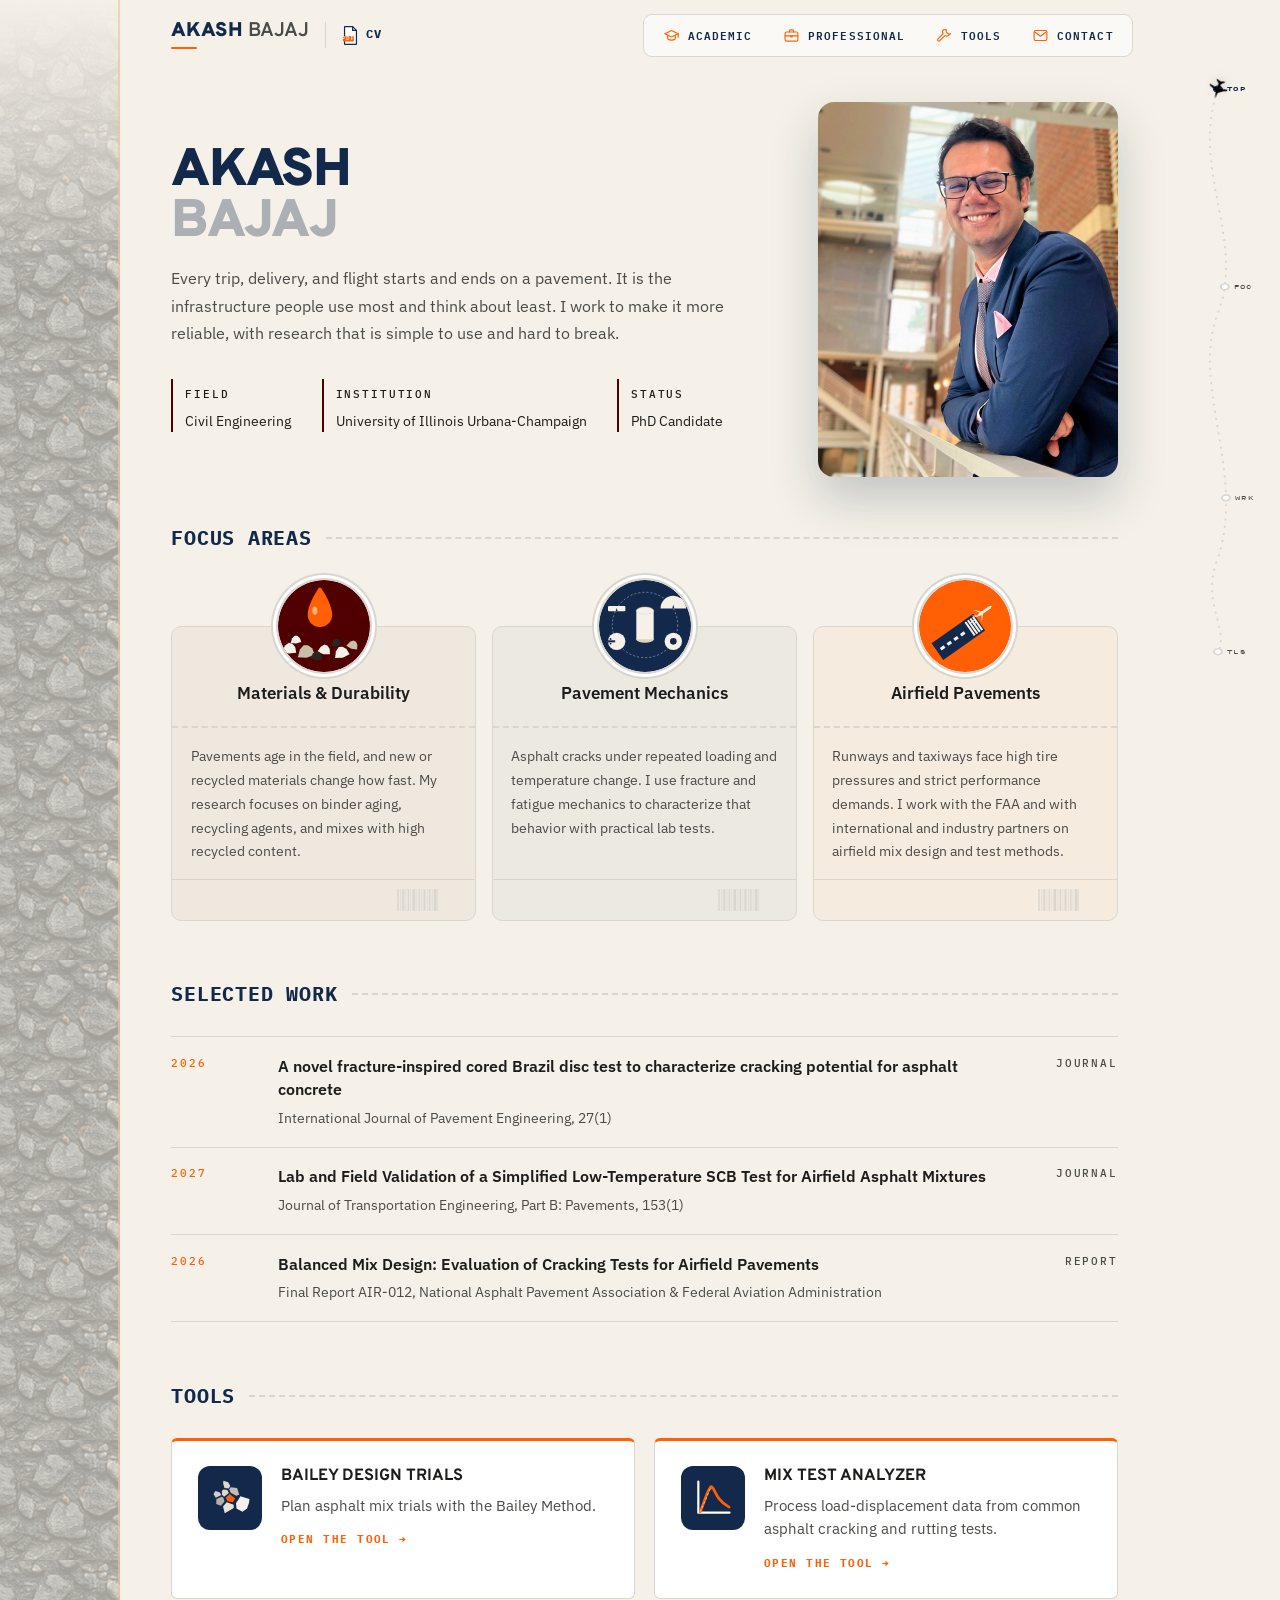
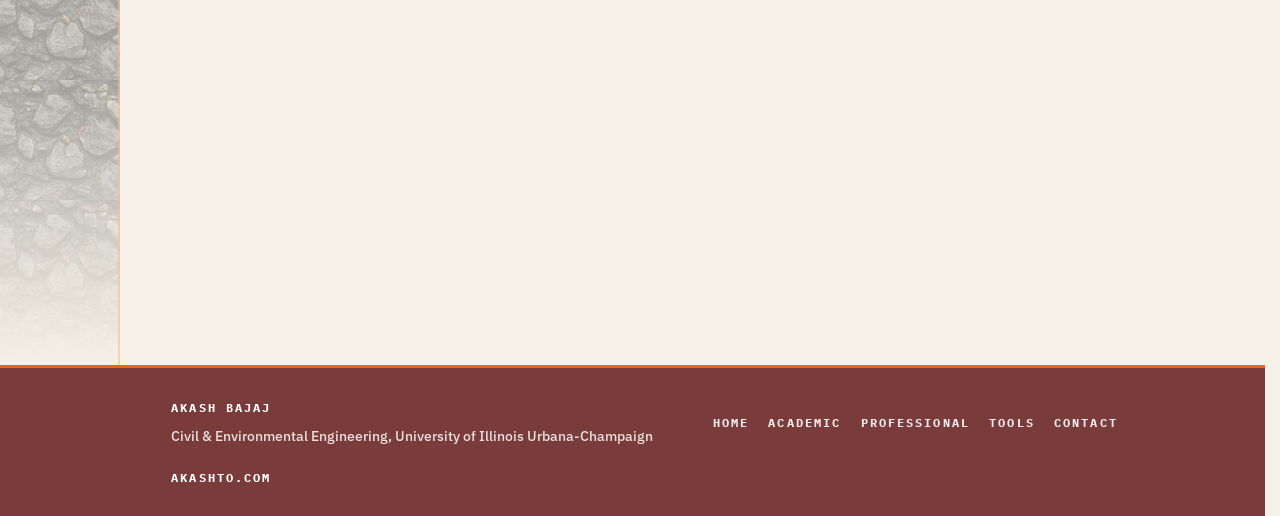
<file: index.html>
<!DOCTYPE html>
<html lang="en">
<head>
<meta charset="utf-8">
<meta name="viewport" content="width=device-width, initial-scale=1">
<title>Akash Bajaj - PhD Candidate | Pavement &amp; Airfield Engineering</title>
<meta name="description" content="Akash Bajaj is a civil engineering researcher working on asphalt materials, pavement mechanics, and airfield pavements, with experience in research, design, and consulting.">
<meta name="author" content="Akash Bajaj">
<link rel="canonical" href="https://akashto.com/">

<meta property="og:type" content="website">
<meta property="og:url" content="https://akashto.com/">
<meta property="og:site_name" content="Akash Bajaj">
<meta property="og:title" content="Akash Bajaj - PhD Candidate | Pavement &amp; Airfield Engineering">
<meta property="og:description" content="Akash Bajaj is a civil engineering researcher working on asphalt materials, pavement mechanics, and airfield pavements, with experience in research, design, and consulting.">
<meta property="og:image" content="https://raw.githubusercontent.com/100akash/100akash.github.io/main/images/social-preview.jpg">
<meta property="og:image:width" content="1200">
<meta property="og:image:height" content="630">

<meta name="twitter:card" content="summary_large_image">
<meta name="twitter:title" content="Akash Bajaj - PhD Candidate | Pavement &amp; Airfield Engineering">
<meta name="twitter:description" content="Akash Bajaj is a civil engineering researcher working on asphalt materials, pavement mechanics, and airfield pavements, with experience in research, design, and consulting.">
<meta name="twitter:image" content="https://raw.githubusercontent.com/100akash/100akash.github.io/main/images/social-preview.jpg">
<link rel="icon" type="image/svg+xml" href="data:image/svg+xml,%3Csvg xmlns='http://www.w3.org/2000/svg' viewBox='0 0 32 32'%3E%3Crect width='32' height='32' rx='6' fill='%2313294B'/%3E%3Cpath d='M4 27 L13 5 L19 5 L28 27 Z' fill='%232B2B29'/%3E%3Cline x1='16' y1='8.5' x2='16' y2='23.5' stroke='%23FF5F05' stroke-width='2.2' stroke-linecap='round' stroke-dasharray='3.4 3.4'/%3E%3C/svg%3E">
<link rel="preconnect" href="https://fonts.googleapis.com">
<link rel="preconnect" href="https://fonts.gstatic.com" crossorigin>
<link href="https://fonts.googleapis.com/css2?family=IBM+Plex+Mono:wght@400;500;600;700&family=IBM+Plex+Sans:wght@400;500;600&family=Overpass:wght@600;800;900&display=swap" rel="stylesheet">
<style>
:root{
  --primary:#13294B;      --primary-hi:#0C1B33;
  --secondary:#500000;    --secondary-hi:#6B1414;   --secondary-light:#7A3B3B;
  --accent:#FF5F05;
  --ink:#1C1C1A; --muted:#4A4A47; --line:#D8D6CE; --bg:#F5F1E8; --card:#FFFFFF;
  --display:"Overpass",system-ui,sans-serif; --body:"IBM Plex Sans",system-ui,sans-serif;
  --mono:"IBM Plex Mono",ui-monospace,monospace;
  --wrap:1080px; --gutter:clamp(1.2rem,4vw,3.2rem); --nav-h:72px; --rail-w:96px; --left-w:120px; --footer-h:0px;
}
*,*::before,*::after{box-sizing:border-box}
html{scroll-behavior:smooth;scrollbar-gutter:stable}
body{margin:0;min-height:100vh;display:flex;flex-direction:column;background:var(--bg);color:var(--ink);font-family:var(--body);line-height:1.65;-webkit-font-smoothing:antialiased;overflow-x:hidden}
a{color:inherit}:focus-visible{outline:2px solid var(--accent);outline-offset:3px}
.wrap{max-width:var(--wrap);margin:0 auto;padding-inline:var(--gutter)}
@media (min-width:960px){ body{padding-right:var(--rail-w);padding-left:var(--left-w)} }

h1,h2,h3{font-family:var(--display);margin:0;text-transform:uppercase}
h1{font-weight:900;letter-spacing:-.03em;line-height:.95;font-size:clamp(2.1rem,4.6vw,3.3rem)}
h2{font-weight:900;letter-spacing:-.02em;line-height:1;font-size:clamp(1.5rem,2.7vw,2rem)}
h3{font-weight:700;font-size:1.02rem;line-height:1.3}
p{margin:0 0 1rem}p:last-child{margin-bottom:0}
.mono{font-family:var(--mono);font-size:.68rem;font-weight:500;letter-spacing:.17em;text-transform:uppercase}
.ph{color:var(--muted);background:rgba(255,95,5,.07);box-shadow:inset 0 -1px 0 rgba(255,95,5,.32);padding:0 .18em}
.plane-svg{display:block}

/* nav */
.nav{position:fixed;inset:0 var(--rail-w) auto var(--left-w);height:var(--nav-h);z-index:60;display:flex;align-items:center;
  background:rgba(245,241,232,.92);backdrop-filter:blur(8px);border-bottom:1px solid transparent;transition:border-color .25s}
@media (max-width:959px){.nav{left:0;right:0}}
.nav.is-stuck{border-bottom-color:var(--line)}
.nav .wrap{display:flex;align-items:center;justify-content:space-between;width:100%}
.mark{text-decoration:none;color:var(--primary);display:inline-flex;flex-direction:column;gap:.28rem}
.mark b{font-family:var(--display);font-weight:900;font-size:1.24rem;letter-spacing:.005em;text-transform:uppercase;line-height:1}
.mark::after{content:"";height:2px;width:26px;background:var(--accent);border-radius:2px;transition:width .25s ease}
.mark:hover::after{width:100%}
.mark b em{font-style:normal;font-weight:600;color:var(--muted)}

/* subpages: one slim bar, icon + label, current page in navy */
.links{display:flex;gap:0;border:1px solid var(--line);border-radius:9px;background:rgba(255,255,255,.6);padding:3px}
.links a{display:inline-flex;align-items:center;gap:.5rem;font-family:var(--mono);font-size:.7rem;font-weight:600;letter-spacing:.1em;text-transform:uppercase;text-decoration:none;
  color:var(--primary);padding:.5rem .95rem;border-radius:6px;transition:background .2s ease,color .2s ease}
.links a svg{width:17px;height:17px;flex:none;color:var(--accent);transition:color .2s ease}
.links a:hover{background:rgba(19,41,75,.07)}
.links a.is-active{background:var(--primary);color:#fff}
.links a.is-active svg{color:#fff}
.burger{display:none;background:none;border:1px solid var(--line);padding:.45rem .65rem;font-family:var(--mono);font-size:.65rem;letter-spacing:.15em;text-transform:uppercase;cursor:pointer;color:var(--ink)}

/* ---------- left sidebar: translucent asphalt photo ---------- */
.leftbar{position:absolute;top:0;left:calc(-1 * var(--left-w));bottom:0;width:var(--left-w);display:none;overflow:hidden;pointer-events:none;opacity:.34;
  background-image:url('images/texture.jpg');background-repeat:repeat-y;background-size:100% auto;background-position:top center}
@media (min-width:960px){.leftbar{display:block}}
.leftbar::before{content:"";position:absolute;inset:0;z-index:1;
  background:linear-gradient(180deg,var(--bg) 0%,rgba(245,241,232,0) 14%,rgba(245,241,232,0) 86%,var(--bg) 100%)}
.leftbar::after{content:"";position:absolute;top:0;right:0;bottom:0;width:2px;background:var(--accent);opacity:.6;z-index:2}

/* ---------- route map rail ---------- */
.rail{position:fixed;top:calc(var(--nav-h) + 10px);right:14px;bottom:calc(var(--footer-h) + 10vh);width:var(--rail-w);z-index:55;display:none}
@media (min-width:960px){.rail{display:block}}
.rail svg{width:100%;height:100%;overflow:visible}
.route-bg{fill:none;stroke:var(--line);stroke-width:2;stroke-dasharray:1 9;stroke-linecap:round}
.route-fg{fill:none;stroke:var(--accent);stroke-width:2;stroke-linecap:round;stroke-dasharray:1000;stroke-dashoffset:1000;transition:stroke-dashoffset .08s linear}
.node-dot{fill:var(--card);stroke:var(--line);stroke-width:2;transition:all .25s ease}
.node-dot.is-past{fill:var(--primary);stroke:var(--primary)}
.node-code{font-family:var(--mono);font-size:9px;letter-spacing:.06em;fill:var(--muted);transition:fill .25s ease}
.node-code.is-past{fill:var(--primary);font-weight:600}
.node-hit{cursor:pointer}
.node-hit:hover .node-dot{stroke:var(--accent);r:5.5}
.node-hit:hover .node-code{fill:var(--accent)}
.rail__plane{position:absolute;left:0;top:0;width:22px;height:22px;
  transition:left .08s linear, top .08s linear, transform .12s linear;
  filter:drop-shadow(0 2px 4px rgba(0,0,0,.16))}
.rail__plane path{fill:var(--primary)}

.topbar{position:fixed;top:var(--nav-h);left:0;right:0;height:3px;z-index:59;background:var(--line);display:block}
@media (min-width:960px){.topbar{display:none}}
.topbar__fill{height:100%;width:0%;background:var(--accent);transition:width .08s linear}

/* ---------- hero ---------- */
.hero{padding-top:calc(var(--nav-h) + 1.9rem);padding-bottom:clamp(1.8rem,4vw,2.8rem)}
.hero .wrap{width:100%}
.hero__grid{display:grid;grid-template-columns:1fr 300px;gap:clamp(1.6rem,4vw,3rem);align-items:center}
.hero h1{color:var(--primary);max-width:15ch}
.hero h1 em{font-style:normal;color:rgba(19,41,75,.32)}
.hero h1 .line{display:block;overflow:hidden}
.hero h1 .line>span{display:block;animation:rise .9s cubic-bezier(.16,.8,.24,1) both}
.hero h1 .line:nth-child(2)>span{animation-delay:.09s}
@keyframes rise{from{transform:translateY(105%)}to{transform:translateY(0)}}
.lede{margin-top:1.1rem;max-width:60ch;color:var(--muted);font-size:1.03rem;animation:fade .9s ease .4s both}
@keyframes fade{from{opacity:0;transform:translateY(12px)}to{opacity:1;transform:none}}
.cta{display:flex;flex-wrap:wrap;gap:.7rem;margin-top:1.6rem;animation:fade .9s ease .55s both}
.hero__strip{margin-top:2rem;display:flex;gap:1.9rem;flex-wrap:wrap;animation:fade .9s ease .68s both}
.hero__strip div{border-left:2px solid var(--secondary);padding-left:.75rem}
.hero__strip p{margin:.2rem 0 0;font-size:.9rem;color:var(--ink)}

/* ---------- photo frame (reusable, drop an <img> in to replace) ---------- */
.frame{position:relative;border:2px dashed var(--line);border-radius:10px;background:var(--card);
  display:flex;flex-direction:column;align-items:center;justify-content:center;gap:.5rem;color:var(--muted);
  text-align:center;padding:1rem;overflow:hidden;transition:box-shadow .3s ease,transform .3s ease}
.frame svg{width:24px;height:24px;opacity:.5}
.frame span{font-family:var(--mono);font-size:.6rem;letter-spacing:.12em;text-transform:uppercase}
.frame img{position:absolute;inset:0;width:100%;height:100%;object-fit:cover;display:none}
.frame.has-photo{border:none;border-radius:16px;padding:0;box-shadow:0 22px 48px rgba(19,41,75,.22)}
.frame.has-photo img{display:block}
.frame.has-photo svg,.frame.has-photo span{display:none}
.frame.has-photo:hover{transform:translateY(-4px);box-shadow:0 28px 58px rgba(19,41,75,.28)}
.hero__photo{width:100%;max-width:300px;aspect-ratio:4/5;justify-self:center;animation:fade 1s ease .3s both}
.card__photo{aspect-ratio:16/10;margin-bottom:.9rem;border-radius:6px}
@media (max-width:820px){.hero__grid{grid-template-columns:1fr}.hero__photo{max-width:220px;order:-1}}

.btn{display:inline-flex;align-items:center;gap:.7rem;font-family:var(--mono);font-size:.7rem;letter-spacing:.15em;
  text-transform:uppercase;padding:.9rem 1.3rem;border-radius:3px;text-decoration:none;cursor:pointer;border:1px solid transparent;
  transition:background .2s,color .2s,border-color .2s,transform .2s,box-shadow .2s}
.btn:hover{transform:translateY(-2px)}
.btn--solid{background:var(--primary);color:var(--bg)}.btn--solid:hover{background:var(--primary-hi);box-shadow:0 8px 18px rgba(19,41,75,.25)}
.btn--line{border-color:var(--line);color:var(--ink);background:var(--card)}.btn--line:hover{border-color:var(--primary);color:var(--primary)}
.btn--accent{background:var(--accent);color:#fff;border-color:var(--accent)}.btn--accent:hover{background:#e05505;border-color:#e05505}
.btn i{width:15px;height:1px;background:currentColor;transition:width .2s}.btn:hover i{width:24px}

/* ---------- section rhythm (tightened) ---------- */
.band{padding-block:clamp(2.2rem,5vw,3.6rem)}
.divider{display:flex;align-items:center;gap:.9rem;color:var(--muted);margin-bottom:1.6rem}
.divider::after{content:"";flex:1;height:0;border-top:2px dashed var(--line)}
.divider b{white-space:nowrap;font-size:1.22rem;font-weight:700;letter-spacing:.04em;color:var(--primary)}
.head{max-width:56ch;margin-bottom:clamp(1.3rem,2.5vw,1.8rem)}
.head p{color:var(--muted);margin-top:.75rem;max-width:50ch}

.cards{display:grid;grid-template-columns:repeat(3,1fr);gap:clamp(.9rem,1.8vw,1.2rem)}
.focus-grid{gap:1rem}
.brandline{display:flex;align-items:center;gap:1rem}
.cv-link{display:inline-flex;align-items:center;gap:.4rem;padding-left:1rem;border-left:1px solid var(--line);color:var(--primary);text-decoration:none;font-family:var(--mono);font-size:.74rem;font-weight:700;letter-spacing:.14em;line-height:1;height:26px}
.cv-link svg{width:17px;height:21px;color:var(--primary);transition:transform .2s ease}
.cv-link span{border-bottom:2px solid transparent;padding-bottom:2px;transition:border-color .2s ease}
.cv-link:hover span{border-bottom-color:var(--accent)}
.cv-link:hover svg{transform:translateY(-2px)}
.tools-grid.tools-grid--home{grid-template-columns:repeat(auto-fit,minmax(min(100%,19rem),1fr))}
.tools-grid--home .tool{border-top-color:var(--accent)}
.tools-grid + .divider{margin-top:2.6rem}
a.tool--link{text-decoration:none;color:inherit}
a.tool--link:hover{transform:translateY(-3px);box-shadow:0 12px 26px rgba(19,41,75,.12)}
.tool-go{font-family:var(--mono);font-size:.7rem;font-weight:700;letter-spacing:.13em;text-transform:uppercase;color:var(--accent)}
.rows.is-collapsed>.row:nth-child(n+7){display:none}
.more-btn{margin-top:1.1rem;cursor:pointer}

.cards>article{background:var(--card);border:1px solid var(--line);border-radius:6px;padding:clamp(1.2rem,2vw,1.6rem);
  position:relative;transition:box-shadow .25s ease,transform .25s ease}
.cards>article:hover{box-shadow:0 14px 30px rgba(19,41,75,.1);transform:translateY(-3px)}
.cards .mono{color:var(--accent);display:block;margin-bottom:.6rem}
.cards h3{color:var(--ink);margin-bottom:.45rem}
.cards p{color:var(--muted);font-size:.92rem}
.cards--flair>article{border-top:3px solid var(--primary)}
.cards--flair>article:hover{box-shadow:0 16px 34px rgba(19,41,75,.12)}
.cards--flair>article:nth-child(2){border-top-color:var(--secondary)}
.cards--flair>article:nth-child(3){border-top-color:var(--accent)}
.cards--flair>article:nth-child(4){border-top-color:var(--secondary-light)}
.card-kicker{display:flex;align-items:center;gap:.5rem}
.card-kicker .card-ic{width:16px;height:16px;flex:none;opacity:.85}


.proj-meta{display:flex;flex-wrap:wrap;gap:.4rem;margin-bottom:.7rem}
.proj-meta span{font-family:var(--mono);font-size:.6rem;font-weight:600;letter-spacing:.07em;text-transform:uppercase;
  padding:.3rem .55rem;border-radius:3px}
.proj-meta .proj-sponsor{background:rgba(19,41,75,.07);color:var(--primary)}
.proj-meta .proj-amt{background:rgba(255,95,5,.08);color:var(--accent)}
.proj-goal{margin:.7rem 0;padding-left:.7rem;border-left:2px solid var(--accent);color:var(--ink);font-size:.9rem;line-height:1.55}
.tools-grid{display:grid;grid-template-columns:repeat(auto-fill,minmax(min(100%,30rem),1fr));gap:clamp(.9rem,1.8vw,1.2rem)}
.tool{display:flex;gap:1.2rem;align-items:flex-start;background:var(--card);border:1px solid var(--line);border-top:3px solid var(--primary);border-radius:6px;padding:clamp(1.2rem,2vw,1.6rem);transition:box-shadow .25s ease,transform .25s ease}
article.tool:hover{box-shadow:0 16px 34px rgba(19,41,75,.12);transform:translateY(-3px)}
.tool-ic{flex:none;width:64px;height:64px;border-radius:12px;background:var(--primary);color:#fff;display:grid;place-items:center}
.tool-ic svg{width:44px;height:44px}
.tool-body{flex:1;min-width:0;display:flex;flex-direction:column}
.tool h3{color:var(--ink);margin:0 0 .4rem}
.tool p{color:var(--muted);font-size:.92rem;line-height:1.6;margin:0 0 .8rem}
.tool--soon{background:transparent;border:1px dashed var(--line);border-top:1px dashed var(--line)}
.tool--soon .tool-ic{background:rgba(19,41,75,.06);color:var(--muted)}
.tool--soon .tool-ic svg{width:28px;height:28px}
.tool--soon h3{color:var(--muted)}
@media (max-width:520px){.tool{flex-direction:column}}
.tool-links{display:flex;flex-wrap:wrap;align-items:center;gap:.6rem 1.1rem;margin-top:auto;padding-top:.2rem}
.tool-open{font-family:var(--mono);font-size:.72rem;font-weight:700;letter-spacing:.1em;text-transform:uppercase;text-decoration:none;color:#fff;background:var(--primary);padding:.7rem 1.1rem;border-radius:6px;transition:background .2s ease,transform .2s ease}
.tool-open:hover{background:var(--accent);transform:translateY(-2px)}
.tool-open--off,.tool-open--off:hover{background:rgba(19,41,75,.08);color:var(--muted);cursor:default;transform:none}
.tool-badge{display:inline-block;vertical-align:middle;margin-left:.5rem;font-family:var(--mono);font-size:.58rem;font-weight:700;letter-spacing:.08em;text-transform:uppercase;color:var(--accent);background:rgba(255,95,5,.1);border:1px solid rgba(255,95,5,.35);padding:.2rem .45rem;border-radius:4px}
.tool--dev{border-top-color:var(--accent)}
article.tool--dev:hover{transform:none;box-shadow:none}
.tool-src{font-size:.88rem;color:var(--primary)}
.proj-goal b{font-family:var(--mono);font-size:.63rem;font-weight:600;letter-spacing:.07em;text-transform:uppercase;color:var(--accent);display:block;margin-bottom:.15rem}
.proj-role{color:var(--muted);font-size:.88rem;line-height:1.6}
.box-list{list-style:none;margin:0;padding:0}
.box-list li{padding-bottom:.85rem;margin-bottom:.85rem;border-bottom:1px dashed var(--line)}
.box-list li:last-child{padding-bottom:0;margin-bottom:0;border-bottom:none}
.box-list h3{font-size:.98rem;margin-bottom:.2rem}
.box-list p{font-size:.85rem;line-height:1.4}
.mini-list li{padding-bottom:.55rem;margin-bottom:.55rem}
.mini-trigger{display:flex;align-items:center;justify-content:space-between;gap:.8rem;width:100%;background:none;border:none;
  padding:0;margin:0;font:inherit;text-align:left;color:var(--ink);cursor:pointer}
.mini-trigger:hover{color:var(--accent)}
.mini-trigger > span:first-child{font-weight:600;font-size:.95rem}
.mini-trigger .mono{color:var(--muted);font-size:.68rem;letter-spacing:.05em;text-transform:uppercase;white-space:nowrap;display:inline-flex;align-items:center;gap:.3rem;flex:none}
.mini-trigger:hover .mono{color:var(--accent)}
.mini-trigger i{font-style:normal;transition:transform .2s ease}
.mini-trigger:hover i{transform:translateX(3px)}

.mentee-trigger{display:flex;align-items:center;justify-content:space-between;gap:.6rem;width:100%;background:none;border:none;
  padding:0;margin:0;font:inherit;text-align:left;color:var(--ink);cursor:pointer}
.mentee-trigger:hover{color:var(--accent)}
.mentee-trigger h3{margin-bottom:.15rem}
.mentee-trigger .mono{color:var(--muted);font-size:.68rem;letter-spacing:.03em;text-transform:uppercase;margin-bottom:0}
.mentee-trigger i{font-style:normal;color:var(--muted);flex:none;transition:transform .2s ease}
.mentee-trigger[aria-expanded="true"] i{transform:rotate(180deg);color:var(--accent)}
.mini-detail{max-height:0;overflow:hidden;transition:max-height .25s ease}
.mini-detail.is-open{max-height:120px}
.mini-detail p{color:var(--muted);font-size:.85rem;line-height:1.5;padding-top:.5rem}
.rows{border-top:1px solid var(--line)}
.row{display:grid;grid-template-columns:88px 1fr auto;gap:1.2rem;padding:1.1rem 0;border-bottom:1px solid var(--line);
  align-items:start;transition:padding-left .25s ease}
.row:hover{padding-left:10px}
.row__id{display:flex;flex-direction:column;gap:.35rem;color:var(--accent)}
.row__id .yr{font-family:var(--mono);font-size:.7rem;font-weight:500;letter-spacing:.17em;text-transform:uppercase;color:var(--accent)}
.row__id .loc{font-family:var(--mono);font-size:.6rem;letter-spacing:.03em;text-transform:none;color:var(--muted);font-weight:400}
.row h3{font-family:var(--body);font-weight:600;font-size:1rem;text-transform:none;line-height:1.45}
.row h3 a{color:var(--ink);text-decoration:none;background:linear-gradient(var(--accent),var(--accent)) no-repeat 0 100%/0 1px;transition:background-size .3s ease,color .2s ease}
.row h3 a:hover{background-size:100% 1px;color:var(--primary)}
.row__meta{color:var(--muted);font-size:.89rem;margin-top:.28rem}
.row__meta .au{font-weight:700;color:var(--primary);text-decoration:underline;text-decoration-color:var(--accent);text-decoration-thickness:2px;text-underline-offset:2px}
.row__meta em{font-style:italic;color:var(--ink)}
.row__side{display:flex;align-items:center;gap:.4rem;color:var(--muted);white-space:nowrap}
.row__side svg{width:14px;height:14px;flex:none;opacity:.65}

.timeline{position:relative;border-top:1px solid var(--line)}
.pro-head{display:grid;grid-template-columns:1fr;gap:1.6rem;align-items:end}
.pro-portrait{width:100%;max-width:260px;aspect-ratio:4/5;object-fit:cover;border-radius:12px;
  box-shadow:0 18px 40px rgba(19,41,75,.2);justify-self:start}
@media (min-width:820px){
  .pro-head{grid-template-columns:1fr 260px;gap:2.6rem}
  .pro-portrait{justify-self:end}
}
.tl-item{position:relative;display:grid;grid-template-columns:1fr;gap:.55rem;
  padding:1.5rem 0;border-bottom:1px solid var(--line)}
.tl-aside{display:flex;flex-wrap:wrap;align-items:baseline;gap:.35rem .7rem}
.tl-meta{font-family:var(--mono);font-size:.7rem;font-weight:600;letter-spacing:.05em;
  text-transform:uppercase;color:var(--accent);white-space:nowrap}
.tl-org{display:block;color:var(--ink);font-size:.92rem;font-weight:600}
.tl-loc{display:block;color:var(--muted);font-size:.8rem}
.tl-pill{display:inline-block;padding:.14rem .5rem;border-radius:999px;background:var(--accent);
  color:#fff;font-family:var(--mono);font-size:.56rem;letter-spacing:.06em;text-transform:uppercase}
.tl-main h3{font-family:var(--body);font-weight:600;font-size:1.08rem;color:var(--primary);
  text-transform:none;margin-bottom:.5rem}
.tl-main ul{margin:0;padding-left:1.15rem}
.tl-main li{color:var(--muted);font-size:.9rem;line-height:1.65;margin-bottom:.45rem}
.tl-main li:last-child{margin-bottom:0}
.tl-main li::marker{color:var(--accent)}

@media (min-width:860px){
  .tl-item{grid-template-columns:236px 1fr;gap:0 2.4rem;padding:1.7rem 0}
  .tl-aside{display:block;position:relative;padding-right:1.6rem;text-align:right}
  .tl-aside::after{content:"";position:absolute;right:0;top:.34rem;width:11px;height:11px;
    border-radius:50%;background:var(--primary);box-shadow:0 0 0 3px var(--bg),0 0 0 4px var(--line)}
  .tl-item:nth-child(4n+2) .tl-aside::after{background:var(--secondary)}
  .tl-item:nth-child(4n+3) .tl-aside::after{background:var(--accent)}
  .tl-item:nth-child(4n+4) .tl-aside::after{background:var(--secondary-light)}
  .tl-meta{display:block;margin-bottom:.4rem}
  .tl-org{margin-bottom:.15rem}
  .tl-pill{margin-top:.5rem}
}

.degree-grid{display:grid;grid-template-columns:repeat(3,1fr);gap:1rem;margin-top:1.2rem}
.degree-card{background:var(--card);border:1px solid var(--line);border-top:3px solid var(--primary);border-radius:8px;
  padding:1.4rem;cursor:pointer;transition:box-shadow .25s ease,transform .25s ease}
.degree-card:hover{box-shadow:0 14px 30px rgba(19,41,75,.1);transform:translateY(-3px)}
.degree-card:nth-child(2){border-top-color:var(--secondary)}
.degree-card:nth-child(3){border-top-color:var(--accent)}
.degree-card .status{color:var(--accent);display:block;margin-bottom:.7rem}
.degree-card h3{color:var(--ink);margin-bottom:.4rem;font-size:1.05rem}
.degree-card .field{color:var(--muted);font-weight:600;font-size:.85rem;margin-bottom:.35rem;text-transform:uppercase;letter-spacing:.03em}
.degree-card .inst{color:var(--muted);font-size:.92rem;margin-bottom:.85rem}
.degree-card .dmeta{display:flex;flex-direction:column;gap:.3rem;font-family:var(--mono);font-size:.68rem;letter-spacing:.03em;color:var(--muted);text-transform:uppercase}
.degree-trigger{margin-top:1.1rem;display:inline-flex;align-items:center;gap:.4rem;font-family:var(--mono);font-size:.65rem;
  letter-spacing:.1em;text-transform:uppercase;color:var(--primary)}
.degree-trigger i{font-style:normal;transition:transform .2s ease}
.degree-card:hover .degree-trigger{color:var(--accent)}
.degree-card:hover .degree-trigger i{transform:translateX(3px)}
@media (max-width:900px){.degree-grid{grid-template-columns:1fr}}

/* course-group formatting used inside the drawer */
.course-group{margin-bottom:1.3rem}
.course-group:last-child{margin-bottom:0}
.course-group__term{display:flex;align-items:center;gap:.7rem;color:var(--muted);margin-bottom:.6rem}
.course-group__term::after{content:"";flex:1;height:0;border-top:1px dashed var(--line)}
.course-list{display:grid;grid-template-columns:repeat(2,1fr);gap:.4rem .9rem;list-style:none;margin:0;padding:0}
.course-list li{font-size:.86rem;color:var(--ink);padding:.3rem 0 .3rem .8rem;position:relative}
.course-list li::before{content:"";position:absolute;left:0;top:.75rem;width:5px;height:5px;border-radius:50%;background:var(--accent)}

.course-close{position:absolute;top:1.2rem;right:1.2rem;width:32px;height:32px;border-radius:50%;border:1px solid var(--line);
  background:var(--card);font-size:1.2rem;line-height:1;color:var(--muted);cursor:pointer;display:flex;align-items:center;justify-content:center;
  transition:all .2s ease}
.course-close:hover{border-color:var(--accent);color:var(--accent)}

/* courses drawer */
.course-drawer-overlay{position:fixed;inset:0;z-index:200;background:rgba(19,41,75,.5);display:none}
.course-drawer-overlay.is-open{display:block}
.course-drawer{position:fixed;top:0;right:0;bottom:0;width:min(440px,90vw);background:var(--card);
  padding:2.2rem;overflow-y:auto;box-shadow:-20px 0 50px rgba(0,0,0,.25);animation:drawerIn .3s cubic-bezier(.2,.8,.25,1) both}
@keyframes drawerIn{from{transform:translateX(100%)}to{transform:translateX(0)}}
@media (max-width:600px){.course-list{grid-template-columns:1fr}.course-drawer{padding:1.5rem}}

.split{display:grid;grid-template-columns:.85fr 1.15fr;gap:clamp(1.6rem,4vw,3rem);align-items:start}
.tags{display:flex;flex-wrap:wrap;gap:.5rem;margin-top:.9rem}
.tag{font-family:var(--mono);font-size:.63rem;letter-spacing:.12em;text-transform:uppercase;border:1px solid var(--line);
  padding:.36rem .58rem;color:var(--muted);background:var(--card);border-radius:3px}

.panel{background:var(--secondary-light);color:var(--bg);border-radius:8px;padding:clamp(1.6rem,3.5vw,2.3rem);position:relative;overflow:hidden}
.panel h2{color:#fff}
.panel p{color:rgba(255,255,255,.92)}
.panel .ph{color:rgba(255,255,255,.85);background:rgba(255,255,255,.14);box-shadow:inset 0 -1px 0 rgba(255,255,255,.5)}
.panel__foot{display:flex;justify-content:space-between;align-items:center;gap:1.5rem;flex-wrap:wrap;margin-top:1.4rem}
.panel .btn--line:hover{border-color:var(--accent);color:var(--accent)}

.phead{padding-top:calc(var(--nav-h) + clamp(1.9rem,4.2vw,3rem));padding-bottom:clamp(1.5rem,3vw,2.2rem)}
.phead h1{color:var(--primary);font-size:clamp(1.8rem,4vw,2.7rem)}
.phead p{margin-top:.8rem;max-width:50ch;color:var(--muted)}

/* contact: boarding-pass style cards, arranged as a grid */
.ticket-list{display:grid;grid-template-columns:repeat(3,1fr);gap:1rem;margin-top:1rem}
.ticket{display:flex;flex-direction:column;min-height:156px;background:var(--card);border:1px solid var(--line);border-radius:10px;
  text-decoration:none;color:var(--ink);overflow:hidden;transition:box-shadow .25s ease,transform .25s ease}
.ticket:hover{box-shadow:0 14px 30px rgba(19,41,75,.12);transform:translateY(-3px)}
.ticket__stub{display:flex;align-items:center;gap:.7rem;padding:1.05rem 1.15rem;border-bottom:2px dashed var(--line)}
.ticket__stub svg{width:23px;height:23px;flex:none}
.ticket__stub span{font-family:var(--mono);font-size:.72rem;font-weight:600;letter-spacing:.08em;text-transform:uppercase;color:var(--muted)}
.ticket__value{padding:1.1rem 1.15rem;font-weight:700;font-size:1.14rem;flex:1;display:flex;flex-direction:column;justify-content:center}
.ticket__value small{display:block;font-weight:400;color:var(--muted);font-size:.68em;margin-top:.35rem}
.mail{text-decoration:none;color:inherit;transition:color .2s ease}
.mail--main{font-weight:700;font-size:1em}
.mail--main:hover{color:var(--accent)}
.mail--alt{display:flex;align-items:baseline;gap:.45rem;margin-top:.55rem;font-weight:400;
  font-size:.72em;color:var(--muted)}
.mail--alt span{font-family:var(--mono);font-size:.72em;letter-spacing:.07em;text-transform:uppercase;
  color:var(--muted);opacity:.7;flex:none}
.mail--alt:hover{color:var(--accent)}
.ticket__code{padding:.6rem 1.15rem;border-top:1px solid var(--line);display:flex;justify-content:flex-end;color:var(--line)}
.ticket__code svg{width:78px;height:22px}
.ticket--primary .ticket__stub{background:rgba(19,41,75,.05)}.ticket--primary .ticket__stub svg{color:var(--primary)}
.ticket--secondary .ticket__stub{background:rgba(80,0,0,.05)}.ticket--secondary .ticket__stub svg{color:var(--secondary)}
.ticket--accent .ticket__stub{background:rgba(255,95,5,.06)}.ticket--accent .ticket__stub svg{color:var(--accent)}
@media (max-width:860px){.ticket-list{grid-template-columns:repeat(2,1fr)}}
@media (max-width:560px){.ticket-list{grid-template-columns:1fr}}

/* home: focus-area cards, same boarding-pass language as the contact tickets, with a
   circular icon badge overlapping the top edge (flat, no gradients/shadows) */
.focus-card{position:relative;height:100%;display:flex;flex-direction:column}
.cards>article.focus-card{background:transparent;border:none;border-radius:0;padding:0}
.focus-card--secondary .focus-card__panel{background:rgba(80,0,0,.035)}
.focus-card--primary .focus-card__panel{background:rgba(19,41,75,.035)}
.focus-card--accent .focus-card__panel{background:rgba(255,95,5,.04)}
.focus-card__badge{position:absolute;top:0;left:50%;transform:translateX(-50%);width:92px;height:92px;
  border-radius:50%;overflow:hidden;z-index:2;transition:transform .25s ease;
  box-shadow:0 0 0 2px var(--line),0 0 0 5px var(--card),0 0 0 7px var(--line)}
.focus-card:hover .focus-card__badge{transform:translateX(-50%) scale(1.07)}
.focus-card__badge svg{width:100%;height:100%;display:block}
.focus-card__panel{margin-top:46px;flex:1;background:transparent;border:1px solid var(--line);border-radius:10px;overflow:hidden;
  display:flex;flex-direction:column;transition:box-shadow .25s ease,transform .25s ease}
.focus-card:hover .focus-card__panel{box-shadow:0 14px 30px rgba(19,41,75,.12);transform:translateY(-3px)}
.focus-card__stub{display:flex;align-items:center;justify-content:center;padding:56px 1.15rem .9rem;border-bottom:2px dashed var(--line)}
.focus-card__stub h3{color:var(--ink);font-family:var(--body);font-size:1.05rem;font-weight:600;text-transform:none;text-align:center}
.focus-card__body{padding:1rem 1.15rem;flex:1;text-align:center}
.focus-card__body p{color:var(--muted);font-size:.9rem;text-align:left}
.focus-card__code{padding:.55rem 1.15rem;border-top:1px solid var(--line);display:flex;justify-content:flex-end;color:var(--line)}
.focus-card__code svg{width:78px;height:22px}


.cv-cta{position:relative;display:inline-flex;align-items:center;gap:1rem;margin-top:1.6rem;padding:1.05rem 1.4rem;
  background:var(--card);border:2px solid var(--accent);border-radius:10px;text-decoration:none;color:var(--ink);
  overflow:hidden;transition:box-shadow .25s ease,transform .25s ease}
.cv-cta:hover{box-shadow:0 16px 34px rgba(255,95,5,.22);transform:translateY(-3px)}
.cv-cta::before{content:"";position:absolute;top:0;left:-60%;width:35%;height:100%;
  background:linear-gradient(115deg,transparent,rgba(255,255,255,.65),transparent);
  transform:skewX(-18deg);transition:left .65s ease;pointer-events:none}
.cv-cta:hover::before{left:130%}
.cv-cta__icon{position:relative;width:44px;height:44px;border-radius:50%;background:var(--accent);color:#fff;flex:none;
  display:flex;align-items:center;justify-content:center}
.cv-cta__icon svg{width:20px;height:20px}
.cv-cta__text{position:relative;display:flex;flex-direction:column;gap:.2rem}
.cv-cta__title{font-weight:700;font-size:1.04rem}
.cv-cta__meta{font-family:var(--mono);font-size:.66rem;letter-spacing:.09em;text-transform:uppercase;color:var(--muted)}
.cv-cta__arrow{position:relative;margin-left:.6rem;flex:none;width:34px;height:34px;border-radius:50%;border:2px solid var(--line);
  display:flex;align-items:center;justify-content:center;color:var(--primary);overflow:hidden;transition:all .25s ease}
.cv-cta__arrow svg{width:16px;height:16px;transition:transform .3s ease}
.cv-cta:hover .cv-cta__arrow{border-color:var(--accent);background:var(--accent);color:#fff}
.cv-cta:hover .cv-cta__arrow svg:first-child{transform:translateY(22px)}
.cv-cta__arrow svg:last-child{position:absolute;transform:translateY(-22px)}
.cv-cta:hover .cv-cta__arrow svg:last-child{transform:translateY(0)}

.foot{background:var(--secondary-light);border-top:3px solid var(--accent);flex-shrink:0}
@media (min-width:960px){
  .foot{margin-left:calc(-1 * var(--left-w));margin-right:calc(-1 * var(--rail-w));
    padding-left:var(--left-w);padding-right:var(--rail-w)}
}
.foot .wrap{padding-block:1.8rem;display:flex;flex-wrap:wrap;gap:1.2rem;justify-content:space-between;align-items:center;color:rgba(255,255,255,.85)}
.foot .mono{color:#fff;font-weight:700;font-size:.78rem}
.foot p:not(.mono){font-size:.95rem;font-weight:500}
.foot .ph{color:rgba(255,255,255,.78);background:rgba(255,255,255,.12);box-shadow:inset 0 -1px 0 rgba(255,255,255,.4)}
.foot a{color:rgba(255,255,255,.9);text-decoration:none}.foot a:hover{color:var(--accent)}
.foot nav{display:flex;gap:1.2rem;flex-wrap:wrap}

.js-reveal [data-reveal]{opacity:0;transform:translateY(16px);transition:opacity .6s cubic-bezier(.2,.8,.25,1),transform .6s cubic-bezier(.2,.8,.25,1)}
.js-reveal [data-reveal].is-in{opacity:1;transform:none}
.view{display:none}.view.is-current{display:block}
main{position:relative;flex:1 0 auto}

@media (max-width:900px){
  .cards{grid-template-columns:1fr}
  .split{grid-template-columns:1fr}
  .row{grid-template-columns:56px 1fr;gap:.85rem}
  .row__side{grid-column:2;text-align:left;margin-top:.35rem}
}
@media (max-width:720px){
  .links{position:fixed;top:var(--nav-h);left:0;right:0;background:var(--bg);border-bottom:1px solid var(--line);
    flex-direction:column;padding:.4rem;display:none;gap:.3rem;border-width:0 0 1px;border-radius:0}
  .links.is-open{display:flex}.links a{padding:.8rem 1rem}
  .burger{display:block}
}
@media (prefers-reduced-motion:reduce){
  html{scroll-behavior:auto}
  *,*::before,*::after{animation-duration:.001ms!important;transition-duration:.001ms!important}
  .js-reveal [data-reveal]{opacity:1;transform:none}
}
</style>
</head>
<body>

<svg width="0" height="0" style="position:absolute" aria-hidden="true">
  <symbol id="ic-cap" viewBox="0 0 24 24" fill="none" stroke="currentColor" stroke-width="1.6" stroke-linecap="round" stroke-linejoin="round"><path d="M2.5 9.5 12 5l9.5 4.5L12 14z"/><path d="M6.5 11.5v4.2c0 1.3 2.5 2.8 5.5 2.8s5.5-1.5 5.5-2.8v-4.2"/><path d="M21.5 9.5v5"/></symbol>
  <symbol id="ic-briefcase" viewBox="0 0 24 24" fill="none" stroke="currentColor" stroke-width="1.6" stroke-linecap="round" stroke-linejoin="round"><rect x="3" y="7" width="18" height="13" rx="2"/><path d="M9 7V5.5A1.5 1.5 0 0 1 10.5 4h3A1.5 1.5 0 0 1 15 5.5V7"/><path d="M3 12.5h18"/><path d="M11 12.5v1.5h2v-1.5"/></symbol>
  <symbol id="ic-wrench" viewBox="0 0 24 24" fill="none" stroke="currentColor" stroke-width="1.6" stroke-linecap="round" stroke-linejoin="round"><path d="M14.5 3.5a4.5 4.5 0 0 0 5.9 5.9l-2.1 2.1a4.5 4.5 0 0 1-5.7.6L5.4 19.3a1.8 1.8 0 0 1-2.6-2.6l7.2-7.2a4.5 4.5 0 0 1 .6-5.7z"/></symbol>
  <symbol id="plane" viewBox="0 0 24 24">
    <path d="M12 1 L13.4 9.2 L22 13 L22 14.6 L13.4 12.6 L13.4 18.4 L16.6 20.6 L16.6 22 L12 20.6
             L7.4 22 L7.4 20.6 L10.6 18.4 L10.6 12.6 L2 14.6 L2 13 L10.6 9.2 Z"/>
  </symbol>
  <symbol id="camera" viewBox="0 0 24 24" fill="none" stroke="currentColor" stroke-width="1.6" stroke-linecap="round" stroke-linejoin="round">
    <path d="M4 8h3l1.5-2h7L17 8h3a1 1 0 0 1 1 1v9a1 1 0 0 1-1 1H4a1 1 0 0 1-1-1V9a1 1 0 0 1 1-1Z"/>
    <circle cx="12" cy="13" r="3.4"/>
  </symbol>
  <symbol id="ic-gradation" viewBox="0 0 48 48"><g transform="scale(1.5)"><polygon points="15.8,13.0 19.7,16.3 18.1,19.0 14.2,18.4 13.0,15.6" fill="#FF5F05"/><polygon points="14.0,10.2 15.2,12.4 11.7,15.0 10.2,13.6 10.1,10.7 11.3,9.8" fill="#DCD8D1"/><polygon points="15.4,9.7 16.5,12.2 20.5,14.4 22.7,13.6 21.2,8.7 16.5,8.2" fill="#C2BDB5"/><polygon points="13.6,19.0 18.7,20.9 18.7,23.2 12.2,27.0 10.9,22.2" fill="#E6E3DD"/><polygon points="9.9,15.0 11.1,15.6 12.0,18.5 9.4,21.7 6.0,20.4 6.1,16.7" fill="#B4AFA7"/><polygon points="9.8,13.9 5.6,15.9 4.0,13.1 5.4,10.9 8.4,11.8" fill="#D3CFC8"/><polygon points="23.5,14.8 30.1,16.8 29.9,19.3 28.4,23.6 25.0,26.0 20.7,23.6 20.4,19.7 22.2,17.0" fill="#F3F1ED"/><polygon points="15.0,9.0 12.0,8.8 11.0,5.4 11.2,3.4 14.7,4.5 16.2,7.3" fill="#DCD8D1"/></g></symbol>
  <symbol id="ic-loaddisp" viewBox="0 0 48 48" fill="none" stroke-linecap="round" stroke-linejoin="round">
    <path d="M8 6v34h34" stroke="currentColor" stroke-width="2.4"/>
    <path d="M10 39c3-6 6-18 10-25 1.5-2.5 3-2.5 4.5 0 3 6 6 14 17 20" stroke="#FF5F05" stroke-width="3"/>
    <circle cx="22" cy="12.2" r="2.2" fill="#FF5F05"/>
    <path d="M10 39l12-27" stroke="currentColor" stroke-width="1.2" stroke-dasharray="2 3" opacity=".5"/>
  </symbol>
  <symbol id="ic-donut" viewBox="0 0 48 48" fill="none" stroke-linecap="round" stroke-linejoin="round">
    <circle cx="24" cy="24" r="17" stroke="currentColor" stroke-width="2.4"/>
    <circle cx="24" cy="24" r="4.6" stroke="currentColor" stroke-width="2.2"/>
    <path d="M18 4.5h12M18 43.5h12" stroke="currentColor" stroke-width="3"/>
    <path d="M24 19.4l-1.2-3.2 1.6-3.4-1-3.6M24 28.6l1.1 3.3-1.5 3.3 1 3.4" stroke="#FF5F05" stroke-width="2.2"/>
  </symbol>
  <symbol id="ic-mail" viewBox="0 0 24 24" fill="none" stroke="currentColor" stroke-width="1.6" stroke-linecap="round" stroke-linejoin="round">
    <rect x="3" y="5" width="18" height="14" rx="2"/>
    <path d="M4 7l8 6 8-6"/>
  </symbol>
  <symbol id="ic-building" viewBox="0 0 24 24" fill="none" stroke="currentColor" stroke-width="1.6" stroke-linecap="round" stroke-linejoin="round">
    <rect x="5" y="3" width="14" height="18" rx="1"/>
    <path d="M9 8h1M14 8h1M9 12h1M14 12h1"/>
    <path d="M10 21v-4h4v4"/>
  </symbol>
  <symbol id="ic-book" viewBox="0 0 24 24" fill="none" stroke="currentColor" stroke-width="1.6" stroke-linecap="round" stroke-linejoin="round">
    <path d="M12 6c-1.5-1.2-4-1.6-6-1.2v13c2-.4 4.5 0 6 1.2 1.5-1.2 4-1.6 6-1.2V4.8c-2-.4-4.5 0-6 1.2Z"/>
    <path d="M12 6v13"/>
  </symbol>
  <symbol id="ic-badge" viewBox="0 0 24 24" fill="none" stroke="currentColor" stroke-width="1.6" stroke-linecap="round" stroke-linejoin="round">
    <circle cx="12" cy="9" r="5"/>
    <path d="M8 13.5 6.5 21 12 18.5 17.5 21 16 13.5"/>
  </symbol>
  <symbol id="ic-network" viewBox="0 0 24 24" fill="none" stroke="currentColor" stroke-width="1.6" stroke-linecap="round" stroke-linejoin="round">
    <circle cx="6" cy="7" r="2.4"/>
    <circle cx="18" cy="7" r="2.4"/>
    <circle cx="12" cy="18" r="2.4"/>
    <path d="M7.9 8.6 10.4 16M16.1 8.6 13.6 16M8.4 7h7.2"/>
  </symbol>
  <symbol id="ic-flask" viewBox="0 0 24 24" fill="none" stroke="currentColor" stroke-width="1.6" stroke-linecap="round" stroke-linejoin="round">
    <path d="M9 3h6M10 3v6.5L4.8 18a2 2 0 0 0 1.7 3h11a2 2 0 0 0 1.7-3L14 9.5V3"/>
    <path d="M7.5 14.5h9"/>
  </symbol>
  <symbol id="ic-barcode" viewBox="0 0 60 32" fill="currentColor">
    <rect x="0" y="0" width="2" height="32"/><rect x="4" y="0" width="1" height="32"/>
    <rect x="7" y="0" width="3" height="32"/><rect x="12" y="0" width="1" height="32"/>
    <rect x="15" y="0" width="2" height="32"/><rect x="19" y="0" width="1" height="32"/>
    <rect x="22" y="0" width="4" height="32"/><rect x="28" y="0" width="1" height="32"/>
    <rect x="31" y="0" width="2" height="32"/><rect x="35" y="0" width="1" height="32"/>
    <rect x="38" y="0" width="3" height="32"/><rect x="43" y="0" width="1" height="32"/>
    <rect x="46" y="0" width="2" height="32"/><rect x="50" y="0" width="1" height="32"/>
    <rect x="53" y="0" width="4" height="32"/><rect x="58" y="0" width="1" height="32"/>
  </symbol>
  <symbol id="ic-doc" viewBox="0 0 24 24" fill="none" stroke="currentColor" stroke-width="1.6" stroke-linecap="round" stroke-linejoin="round">
    <path d="M6 2h9l5 5v15a1 1 0 0 1-1 1H6a1 1 0 0 1-1-1V3a1 1 0 0 1 1-1Z"/>
    <path d="M15 2v5h5"/>
    <path d="M8 12.5h8M8 16h8M8 9h3"/>
  </symbol>
  <symbol id="ic-download" viewBox="0 0 24 24" fill="none" stroke="currentColor" stroke-width="1.8" stroke-linecap="round" stroke-linejoin="round">
    <path d="M12 4v11"/>
    <path d="M7.5 11.5 12 16l4.5-4.5"/>
    <path d="M5 19.5h14"/>
  </symbol>
  <symbol id="ic-podium" viewBox="0 0 24 24" fill="none" stroke="currentColor" stroke-width="1.6" stroke-linecap="round" stroke-linejoin="round">
    <rect x="9" y="2" width="6" height="11" rx="3"/>
    <path d="M5 11a7 7 0 0 0 14 0"/>
    <path d="M12 18v4M8 22h8"/>
  </symbol>
  <symbol id="ic-poster" viewBox="0 0 24 24" fill="none" stroke="currentColor" stroke-width="1.6" stroke-linecap="round" stroke-linejoin="round">
    <rect x="4" y="3" width="16" height="14" rx="1"/>
    <path d="M4 13.5 8 9.5 11 12.5 16 7.5 20 11.5"/>
    <path d="M9 21h6M12 17v4"/>
  </symbol>
  <symbol id="ic-workshop" viewBox="0 0 24 24" fill="none" stroke="currentColor" stroke-width="1.6" stroke-linecap="round" stroke-linejoin="round">
    <path d="M14.7 6.3a4 4 0 0 0-5.4 5.4L3 18l3 3 6.3-6.3a4 4 0 0 0 5.4-5.4l-2.5 2.5-2-2 2.5-2.5Z"/>
  </symbol>
  <symbol id="ic-chalk" viewBox="0 0 24 24" fill="none" stroke="currentColor" stroke-width="1.6" stroke-linecap="round" stroke-linejoin="round">
    <path d="M3 4h18v13H10l-4 4v-4H3Z"/>
    <path d="M7 8.5h10M7 12h6"/>
  </symbol>
  <symbol id="ic-users" viewBox="0 0 24 24" fill="none" stroke="currentColor" stroke-width="1.6" stroke-linecap="round" stroke-linejoin="round">
    <circle cx="9" cy="8" r="3.2"/>
    <path d="M3.5 20a5.5 5.5 0 0 1 11 0"/>
    <circle cx="17.5" cy="9" r="2.6"/>
    <path d="M15.2 13.2a4.4 4.4 0 0 1 5.3 4.3"/>
  </symbol>
  <symbol id="ic-medal" viewBox="0 0 24 24" fill="none" stroke="currentColor" stroke-width="1.6" stroke-linecap="round" stroke-linejoin="round">
    <circle cx="12" cy="15" r="6"/>
    <path d="M9.5 3 12 9l2.5-6M9.5 3H7l3 7.5M14.5 3H17l-3 7.5"/>
    <path d="M12 12v6M9.5 15h5"/>
  </symbol>
  <symbol id="ic-handshake" viewBox="0 0 24 24" fill="none" stroke="currentColor" stroke-width="1.6" stroke-linecap="round" stroke-linejoin="round">
    <path d="M2 11.5 6 8l4 3-2 2 3 3 2-2 2 2 3-3"/>
    <path d="M6 8l3.5 8.5a1.6 1.6 0 0 0 2.5.5l.5-.4"/>
    <path d="M18 8l4 3.5-3 3.5"/>
  </symbol>
  <symbol id="ic-news" viewBox="0 0 24 24" fill="none" stroke="currentColor" stroke-width="1.6" stroke-linecap="round" stroke-linejoin="round">
    <rect x="3" y="5" width="14" height="15" rx="1"/>
    <path d="M17 8h3a1 1 0 0 1 1 1v9a2 2 0 0 1-2 2H6"/>
    <path d="M6.5 9h7M6.5 12.5h7M6.5 16h4"/>
  </symbol>
  <symbol id="ic-press" viewBox="0 0 24 24" fill="none" stroke="currentColor" stroke-width="1.6" stroke-linecap="round" stroke-linejoin="round">
    <path d="M5 5h14M6 5v5M18 5v5"/>
    <rect x="9" y="10" width="6" height="6"/>
    <path d="M12 16v3M8 20h8"/>
  </symbol>
  <symbol id="ic-droplet" viewBox="0 0 24 24" fill="none" stroke="currentColor" stroke-width="1.6" stroke-linecap="round" stroke-linejoin="round">
    <path d="M12 3c4 5 7 8.5 7 12a7 7 0 0 1-14 0c0-3.5 3-7 7-12Z"/>
  </symbol>
  <symbol id="ic-hourglass" viewBox="0 0 24 24" fill="none" stroke="currentColor" stroke-width="1.6" stroke-linecap="round" stroke-linejoin="round">
    <path d="M6 3h12M6 21h12"/>
    <path d="M7 3c0 4 4 5.5 5 6.5C13 8.5 17 7 17 3"/>
    <path d="M7 21c0-4 4-5.5 5-6.5C13 15.5 17 17 17 21"/>
  </symbol>
  <symbol id="ic-flask" viewBox="0 0 24 24" fill="none" stroke="currentColor" stroke-width="1.6" stroke-linecap="round" stroke-linejoin="round">
    <path d="M9 3h6M10 3v6L4.5 18a2 2 0 0 0 1.7 3h11.6a2 2 0 0 0 1.7-3L14 9V3"/>
    <path d="M7.5 15h9"/>
  </symbol>
  <symbol id="ic-scan" viewBox="0 0 24 24" fill="none" stroke="currentColor" stroke-width="1.6" stroke-linecap="round" stroke-linejoin="round">
    <path d="M4 9V6a2 2 0 0 1 2-2h3"/>
    <path d="M20 9V6a2 2 0 0 0-2-2h-3"/>
    <path d="M4 15v3a2 2 0 0 0 2 2h3"/>
    <path d="M20 15v3a2 2 0 0 1-2 2h-3"/>
    <circle cx="12" cy="12" r="3"/>
  </symbol>
  <symbol id="ic-monitor" viewBox="0 0 24 24" fill="none" stroke="currentColor" stroke-width="1.6" stroke-linecap="round" stroke-linejoin="round">
    <rect x="3" y="4" width="18" height="12" rx="1.5"/>
    <path d="M8 20h8M12 16v4M7 8l2.5 2.5L7 13M12.5 13h3.5"/>
  </symbol>
  <symbol id="ic-webinar" viewBox="0 0 24 24" fill="none" stroke="currentColor" stroke-width="1.6" stroke-linecap="round" stroke-linejoin="round">
    <rect x="3" y="4" width="18" height="12" rx="1.5"/>
    <path d="M8 20h8M12 16v4"/>
    <path d="M10.5 7.5v5l4-2.5z"/>
  </symbol>
  <symbol id="ic-proceedings" viewBox="0 0 24 24" fill="none" stroke="currentColor" stroke-width="1.6" stroke-linecap="round" stroke-linejoin="round">
    <path d="M8 5V3.5a1 1 0 0 1 1-1h10a1 1 0 0 1 1 1V17a1 1 0 0 1-1 1h-1.5"/>
    <rect x="4" y="5.5" width="13.5" height="16" rx="1"/>
    <path d="M7 10h7.5M7 13.5h7.5M7 17h4.5"/>
  </symbol>
</svg>

<header class="nav" id="nav">
  <div class="wrap">
    <div class="brandline">
      <a class="mark" href="#/"><b>Akash <em>Bajaj</em></b></a>
      <a class="cv-link" href="files/Akash_Bajaj_CV.pdf" target="_blank" rel="noopener" title="Curriculum vitae (PDF)"><svg viewBox="0 0 20 24" aria-hidden="true"><path d="M3.5 1.5h9l4.5 4.5v16a.5.5 0 0 1-.5.5h-13a.5.5 0 0 1-.5-.5v-20a.5.5 0 0 1 .5-.5z" fill="#fff" stroke="currentColor" stroke-width="1.4" stroke-linejoin="round"/><path d="M12.5 1.5v4.5h4.5" fill="none" stroke="currentColor" stroke-width="1.4" stroke-linejoin="round"/><rect x="1" y="12.5" width="13" height="6.5" rx="1.2" fill="#FF5F05"/><text x="7.5" y="17.6" text-anchor="middle" font-family="Arial, sans-serif" font-size="5.2" font-weight="700" fill="#fff">PDF</text></svg><span>CV</span></a>
    </div>
    <button class="burger" id="burger" aria-expanded="false" aria-controls="links">Menu</button>
    <nav class="links" id="links" aria-label="Main">
      <a href="#/academic" data-route="academic"><svg aria-hidden="true"><use href="#ic-cap"/></svg><span>Academic</span></a>
      <a href="#/professional" data-route="professional"><svg aria-hidden="true"><use href="#ic-briefcase"/></svg><span>Professional</span></a>
      <a href="#/tools" data-route="tools"><svg aria-hidden="true"><use href="#ic-wrench"/></svg><span>Tools</span></a>
      <a href="#/contact" data-route="contact"><svg aria-hidden="true"><use href="#ic-mail"/></svg><span>Contact</span></a>
    </nav>
  </div>
</header>

<div class="topbar" aria-hidden="true"><div class="topbar__fill" id="topbarFill"></div></div>

<aside class="rail" id="rail" aria-hidden="true">
  <svg viewBox="0 0 96 800" preserveAspectRatio="none" id="railSvg">
    <path id="routeBg" class="route-bg" d="M48 10 C 20 120, 76 220, 48 320 C 20 420, 76 540, 48 660 C 30 720, 60 760, 48 790"/>
    <path id="routeFg" class="route-fg" d="M48 10 C 20 120, 76 220, 48 320 C 20 420, 76 540, 48 660 C 30 720, 60 760, 48 790"/>
    <g id="nodesG"></g>
  </svg>
  <div class="rail__plane" id="railPlane"><svg viewBox="0 0 24 24"><use href="#plane"/></svg></div>
</aside>

<main>
<aside class="leftbar" aria-hidden="true"></aside>
<!-- =============== HOME =============== -->
<section class="view is-current" id="view-home">
  <div class="hero">
    <div class="wrap hero__grid">
      <div>
        <h1>
          <span class="line"><span>Akash</span></span>
          <span class="line"><span><em>Bajaj</em></span></span>
        </h1>
        <p class="lede">Every trip, delivery, and flight starts and ends on a pavement. It is the infrastructure people use most and think about least. I work to make it more reliable, with research that is simple to use and hard to break.</p>
        <div class="hero__strip">
          <div><span class="mono">Field</span><p>Civil Engineering</p></div>
          <div><span class="mono">Institution</span><p>University of Illinois Urbana-Champaign</p></div>
          <div><span class="mono">Status</span><p>PhD Candidate</p></div>
        </div>
      </div>

      <div class="frame hero__photo has-photo">
        <img src="images/akash.jpg" alt="Akash Bajaj">
      </div>
    </div>
  </div>

  <section class="band" style="padding-top:0">
    <div class="wrap">
      <div class="divider mono" data-reveal><b>Focus areas</b></div>
      <div class="cards focus-grid" data-reveal>
        <article class="focus-card focus-card--secondary">
          <div class="focus-card__badge"><svg viewBox="40 40 180 180" role="img"><title>Aggregate, RAP, and binder icon</title>
            <defs><clipPath id="clipMaterials"><circle cx="130" cy="130" r="90"/></clipPath></defs>
            <g clip-path="url(#clipMaterials)">
            <rect x="40" y="40" width="180" height="180" fill="#500000"/>
            <g transform="translate(75,160) rotate(-5) scale(0.75)"><polygon points="-14,3 -9,-9 -2,-15 5,-14 11,-8 14,3 0,6" fill="#F5F1E8"/></g>
            <g transform="translate(62,178) rotate(5) scale(1.0)"><polygon points="-14,3 -9,-9 -2,-15 5,-14 11,-8 14,3 0,6" fill="#F5F1E8"/></g>
            <g transform="translate(95,185) rotate(-8) scale(1.2)"><polygon points="-14,3 -9,-9 -2,-15 5,-14 11,-8 14,3 0,6" fill="#C9BFA6"/></g>
            <g transform="translate(130,180) rotate(12) scale(0.9)"><polygon points="-14,3 -9,-9 -2,-15 5,-14 11,-8 14,3 0,6" fill="#F5F1E8"/></g>
            <g transform="translate(165,186) rotate(-15) scale(1.05)"><polygon points="-14,3 -9,-9 -2,-15 5,-14 11,-8 14,3 0,6" fill="#F5F1E8"/></g>
            <g transform="translate(185,170) rotate(20) scale(0.8)"><polygon points="-14,3 -9,-9 -2,-15 5,-14 11,-8 14,3 0,6" fill="#C9BFA6"/></g>
            <g transform="translate(115,192) rotate(10) scale(0.85)"><polygon points="-14,3 -9,-9 -2,-15 5,-14 11,-8 14,3 0,6" fill="#2B2420"/></g>
            <g transform="translate(155,165) rotate(-18) scale(0.7)"><polygon points="-14,3 -9,-9 -2,-15 5,-14 11,-8 14,3 0,6" fill="#2B2420"/></g>
            <path d="M120 55 C110 70 98 92 98 108 A24 24 0 1 0 146 108 C146 92 134 70 124 55 Z" fill="#FF5F05"/>
            <ellipse cx="112" cy="100" rx="5" ry="8" fill="#FFB07A"/>
            </g>
          </svg></div>
          <div class="focus-card__panel">
          <span class="focus-card__stub"><h3>Materials &amp; Durability</h3></span>
          <div class="focus-card__body"><p>Pavements age in the field, and new or recycled materials change how fast. My research focuses on binder aging, recycling agents, and mixes with high recycled content.</p></div>
          <span class="focus-card__code" aria-hidden="true"><svg><use href="#ic-barcode"/></svg></span>
          </div>
        </article>
        <article class="focus-card focus-card--primary">
          <div class="focus-card__badge"><svg viewBox="240 40 180 180" role="img"><title>Fracture specimen geometries icon</title>
            <defs><clipPath id="clipFracture"><circle cx="330" cy="130" r="90"/></clipPath></defs>
            <g clip-path="url(#clipFracture)">
            <rect x="240" y="40" width="180" height="180" fill="#13294B"/>
            <circle cx="330" cy="128" r="64" fill="none" stroke="#F5F1E8" stroke-width="1.5" stroke-dasharray="4 4" opacity="0.55"/>
            <g transform="translate(274.6,96)">
              <rect x="-17" y="-5" width="34" height="10" rx="2" fill="#F5F1E8"/>
              <path d="M-2 5 L2 5 L0 -1 Z" fill="#13294B"/>
            </g>
            <g transform="translate(385.4,96)">
              <path d="M-25 0 A25 25 0 0 1 25 0 Z" fill="#F5F1E8"/>
              <path d="M-2 0 L2 0 L0 -8 Z" fill="#13294B"/>
            </g>
            <g transform="translate(274.6,160)">
              <circle cx="0" cy="0" r="17" fill="#F5F1E8"/>
              <rect x="-17" y="-2" width="14" height="4" fill="#13294B"/>
              <circle cx="-12" cy="-4.5" r="1.8" fill="#13294B"/>
              <circle cx="-12" cy="4.5" r="1.8" fill="#13294B"/>
            </g>
            <g transform="translate(385.4,160)">
              <circle cx="0" cy="0" r="17" fill="#F5F1E8"/>
              <circle cx="0" cy="0" r="6.5" fill="#13294B"/>
            </g>
            <ellipse cx="330" cy="156" rx="17" ry="7" fill="#DCD3BE"/>
            <rect x="313" y="100" width="34" height="56" fill="#F5F1E8"/>
            <ellipse cx="330" cy="100" rx="17" ry="7" fill="#F5F1E8" stroke="#DCD3BE" stroke-width="1"/>
            </g>
          </svg></div>
          <div class="focus-card__panel">
          <span class="focus-card__stub"><h3>Pavement Mechanics</h3></span>
          <div class="focus-card__body"><p>Asphalt cracks under repeated loading and temperature change. I use fracture and fatigue mechanics to characterize that behavior with practical lab tests.</p></div>
          <span class="focus-card__code" aria-hidden="true"><svg><use href="#ic-barcode"/></svg></span>
          </div>
        </article>
        <article class="focus-card focus-card--accent">
          <div class="focus-card__badge"><svg viewBox="440 40 180 180" role="img"><title>Runway with a departing aircraft icon</title>
            <defs><clipPath id="clipAirfield"><circle cx="530" cy="130" r="90"/></clipPath></defs>
            <g clip-path="url(#clipAirfield)">
            <rect x="440" y="40" width="180" height="180" fill="#FF5F05"/>
            <g transform="translate(476,180) rotate(-35)">
              <rect x="0" y="-20" width="100" height="40" fill="#13294B"/>
              <line x1="8" y1="0" x2="70" y2="0" stroke="#F5F1E8" stroke-width="6" stroke-dasharray="9 7"/>
              <rect x="76" y="-16" width="4" height="32" fill="#F5F1E8"/>
              <rect x="82" y="-16" width="4" height="32" fill="#F5F1E8"/>
              <rect x="88" y="-16" width="4" height="32" fill="#F5F1E8"/>
              <rect x="94" y="-16" width="4" height="32" fill="#F5F1E8"/>
              <g transform="translate(120,-12) scale(1.05)">
                <line x1="-22" y1="3" x2="-34" y2="3" stroke="#F5F1E8" stroke-width="2" stroke-linecap="round"/>
                <line x1="-22" y1="7" x2="-30" y2="9" stroke="#F5F1E8" stroke-width="2" stroke-linecap="round"/>
                <path d="M -18 0 L -11 -2.5 L 13 -2.5 L 18 0 L 13 2.5 L -11 2.5 Z" fill="#F5F1E8"/>
                <path d="M -3 -1 L -16 -15 L -7 -1 Z" fill="#F5F1E8"/>
                <path d="M -3 1 L -16 15 L -7 1 Z" fill="#F5F1E8"/>
                <path d="M -18 0 L -24 -7 L -15 -1.5 Z" fill="#F5F1E8"/>
              </g>
            </g>
            </g>
          </svg></div>
          <div class="focus-card__panel">
          <span class="focus-card__stub"><h3>Airfield Pavements</h3></span>
          <div class="focus-card__body"><p>Runways and taxiways face high tire pressures and strict performance demands. I work with the FAA and with international and industry partners on airfield mix design and test methods.</p></div>
          <span class="focus-card__code" aria-hidden="true"><svg><use href="#ic-barcode"/></svg></span>
          </div>
        </article>
      </div>
    </div>
  </section>

  <section class="band" style="padding-top:0">
    <div class="wrap">
      <div class="divider mono" data-reveal><b>Selected work</b></div>
      <div class="rows" data-reveal>
        <article class="row"><span class="mono row__id">2026</span><div><h3><a href="https://doi.org/10.1080/10298436.2026.2670562" target="_blank" rel="noopener">A novel fracture-inspired cored Brazil disc test to characterize cracking potential for asphalt concrete</a></h3><p class="row__meta">International Journal of Pavement Engineering, 27(1)</p></div><span class="row__side"><svg><use href="#ic-book"/></svg><span class="mono">Journal</span></span></article>
        <article class="row"><span class="mono row__id">2027</span><div><h3><a href="https://doi.org/10.1061/JPEODX.PVENG-2246" target="_blank" rel="noopener">Lab and Field Validation of a Simplified Low-Temperature SCB Test for Airfield Asphalt Mixtures</a></h3><p class="row__meta">Journal of Transportation Engineering, Part B: Pavements, 153(1)</p></div><span class="row__side"><svg><use href="#ic-book"/></svg><span class="mono">Journal</span></span></article>
        <article class="row"><span class="mono row__id">2026</span><div><h3><a href="https://rosap.ntl.bts.gov/view/dot/93462" target="_blank" rel="noopener">Balanced Mix Design: Evaluation of Cracking Tests for Airfield Pavements</a></h3><p class="row__meta">Final Report AIR-012, National Asphalt Pavement Association &amp; Federal Aviation Administration</p></div><span class="row__side"><svg><use href="#ic-doc"/></svg><span class="mono">Report</span></span></article>
      </div>
    </div>
  </section>

  <section class="band" style="padding-top:0">
    <div class="wrap">
      <div class="divider mono" data-reveal><b>Tools</b></div>
      <div class="tools-grid tools-grid--home" data-reveal>
        <a class="tool tool--link" href="bailey-design-trials/" target="_blank" rel="noopener">
          <div class="tool-ic" aria-hidden="true"><svg><use href="#ic-gradation"/></svg></div>
          <div class="tool-body"><h3>Bailey Design Trials</h3><p>Plan asphalt mix trials with the Bailey Method.</p><span class="tool-go">Open the tool &rarr;</span></div>
        </a>
        <a class="tool tool--link" href="mix-test-analyzer/" target="_blank" rel="noopener">
          <div class="tool-ic" aria-hidden="true"><svg><use href="#ic-loaddisp"/></svg></div>
          <div class="tool-body"><h3>Mix Test Analyzer</h3><p>Process load-displacement data from common asphalt cracking and rutting tests.</p><span class="tool-go">Open the tool &rarr;</span></div>
        </a>
      </div>
    </div>
  </section>

  <section class="band" style="padding-top:0">
    <div class="wrap">
      <div class="panel" data-reveal>
        <svg class="plane-svg" viewBox="0 0 24 24" width="24" height="24" style="fill:var(--accent);margin-bottom:.9rem"><use href="#plane"/></svg>
        <h2>Open to collaboration<br>and questions</h2>
        <div class="panel__foot" style="margin-top:1.6rem">
          <a class="btn btn--accent" href="#/contact">Start a conversation <i></i></a>
          <a class="btn btn--line" style="background:transparent;border-color:rgba(255,255,255,.55);color:#fff" href="#/academic">All publications <i></i></a>
        </div>
      </div>
    </div>
  </section>
</section>

<!-- =============== ACADEMIC =============== -->
<section class="view" id="view-academic">
  <header class="phead"><div class="wrap">
    <h1>Academic</h1>
  </div></header>

  <section class="band"><div class="wrap">
    <div class="divider mono" data-reveal><b>Education</b></div>
    <div class="degree-grid" data-reveal>
      <article class="degree-card" data-degree="phd" tabindex="0" role="button" aria-haspopup="dialog">
        <span class="mono status">Expected 2027</span>
        <h3>Doctor of Philosophy</h3>
        <p class="field">Civil Engineering</p>
        <p class="inst">University of Illinois Urbana-Champaign</p>
        <div class="dmeta">
          <span>Advisor: Imad L. Al-Qadi</span>
        </div>
        <span class="degree-trigger">View courses <i>&rarr;</i></span>
      </article>
      <article class="degree-card" data-degree="ms" tabindex="0" role="button" aria-haspopup="dialog">
        <span class="mono status">2018 &middot; Completed</span>
        <h3>Master of Science</h3>
        <p class="field">Civil Engineering</p>
        <p class="inst">Texas A&amp;M University</p>
        <div class="dmeta">
          <span>Advisor: Amy Epps Martin</span>
        </div>
        <span class="degree-trigger">View courses <i>&rarr;</i></span>
      </article>
      <article class="degree-card" data-degree="btech" tabindex="0" role="button" aria-haspopup="dialog">
        <span class="mono status">2016 &middot; Completed</span>
        <h3>Bachelor of Technology</h3>
        <p class="field">Civil Engineering</p>
        <p class="inst">Delhi Technological University</p>
        <span class="degree-trigger">View courses <i>&rarr;</i></span>
      </article>
    </div>
  </div></section>

  <!-- ============ courses drawer ============ -->
  <div class="course-drawer-overlay" id="drawerOverlay">
    <aside class="course-drawer" role="dialog" aria-modal="true" aria-labelledby="drawerTitle">
      <button class="course-close" id="drawerClose" type="button" aria-label="Close">&times;</button>
      <p class="mono" id="drawerKicker" style="color:var(--muted);margin-bottom:.3rem">Coursework</p>
      <h2 id="drawerTitle" style="color:var(--primary);font-size:1.3rem">&nbsp;</h2>
      <div class="course-body" id="drawerBody"></div>
    </aside>
  </div>

  <section class="band" style="padding-top:0"><div class="wrap">
    <div class="divider mono" data-reveal><b>Publications</b></div>
    <p class="mono" data-reveal style="margin-top:.7rem;font-size:.68rem;letter-spacing:.06em;text-transform:uppercase;color:var(--muted)">
      Full record on <a href="https://scholar.google.com/citations?user=AkapmuIAAAAJ&amp;hl=en" target="_blank" rel="noopener" style="color:var(--accent)">Google Scholar</a>
      &middot; <a href="https://orcid.org/0000-0002-0788-465X" target="_blank" rel="noopener" style="color:var(--accent)">ORCID</a>
    </p>
    <div class="rows" data-reveal>
      <article class="row"><span class="row__id"><span class="mono yr">2027</span></span><div><h3><a href="https://doi.org/10.1061/JPEODX.PVENG-2246" target="_blank" rel="noopener">Lab and Field Validation of a Simplified Low-Temperature SCB Test for Airfield Asphalt Mixtures</a></h3><p class="row__meta"><b class="au">Bajaj</b>, Modi, Al-Qadi, Dave, Lambros &amp; Sias &mdash; <em>Journal of Transportation Engineering, Part B: Pavements</em>, 153(1)</p></div><span class="row__side"><svg><use href="#ic-book"/></svg><span class="mono">Journal</span></span></article>
      <article class="row"><span class="row__id"><span class="mono yr">2026</span></span><div><h3><a href="https://rosap.ntl.bts.gov/view/dot/93462" target="_blank" rel="noopener">Balanced Mix Design: Evaluation of Cracking Tests for Airfield Pavements</a></h3><p class="row__meta">Al-Qadi, <b class="au">Bajaj</b>, et al. &mdash; <em>Final Report AIR-012, National Asphalt Pavement Association &amp; Federal Aviation Administration</em></p></div><span class="row__side"><svg><use href="#ic-doc"/></svg><span class="mono">Report</span></span></article>
      <article class="row"><span class="row__id"><span class="mono yr">2026</span></span><div><h3><a href="https://doi.org/10.1007/978-3-032-30655-5_49" target="_blank" rel="noopener">Performance Characterization of Airfield Asphalt Concrete for Service Temperature Cracking</a></h3><p class="row__meta"><b class="au">Bajaj</b> &amp; Al-Qadi &mdash; <em>2nd RILEM International Symposium on Bituminous Materials</em>, Springer</p></div><span class="row__side"><svg><use href="#ic-proceedings"/></svg><span class="mono">Conference paper</span></span></article>
      <article class="row"><span class="row__id"><span class="mono yr">2026</span></span><div><h3><a href="https://www.tandfonline.com/doi/full/10.1080/10298436.2026.2670562" target="_blank" rel="noopener">A novel fracture-inspired cored Brazil disc test to characterize cracking potential for asphalt concrete</a></h3><p class="row__meta"><b class="au">Bajaj</b>, Al-Qadi &amp; Lambros &mdash; <em>International Journal of Pavement Engineering</em>, 27(1)</p></div><span class="row__side"><svg><use href="#ic-book"/></svg><span class="mono">Journal</span></span></article>
      <article class="row"><span class="row__id"><span class="mono yr">2026</span></span><div><h3><a href="https://doi.org/10.1080/10298436.2026.2698794" target="_blank" rel="noopener">Development of a simplified low-temperature SCB test protocol to characterise cracking potential of airfield mixtures</a></h3><p class="row__meta">Modi, <b class="au">Bajaj</b>, Dave, Sias, Al-Qadi, Lambros &amp; Tormos &mdash; <em>International Journal of Pavement Engineering</em>, 27(1)</p></div><span class="row__side"><svg><use href="#ic-book"/></svg><span class="mono">Journal</span></span></article>
      <article class="row"><span class="row__id"><span class="mono yr">2022</span></span><div><h3><a href="https://link.springer.com/article/10.1617/s11527-022-01946-4" target="_blank" rel="noopener">Thermal, microscopic, and rheological characterization of rejuvenated asphalt binders</a></h3><p class="row__meta">Abdelaziz, Masad, Epps Martin, Ar&aacute;mbula-Mercado &amp; <b class="au">Bajaj</b> &mdash; <em>Materials and Structures</em>, 55(3)</p></div><span class="row__side"><svg><use href="#ic-book"/></svg><span class="mono">Journal</span></span></article>
      <article class="row"><span class="row__id"><span class="mono yr">2021</span></span><div><h3><a href="https://doi.org/10.1061/(ASCE)MT.1943-5533.0003910" target="_blank" rel="noopener">Multiscale characterization of aging and rejuvenation in asphalt binder blends with high RAP contents</a></h3><p class="row__meta">Abdelaziz, Masad, Epps Martin, Ar&aacute;mbula-Mercado &amp; <b class="au">Bajaj</b> &mdash; <em>Journal of Materials in Civil Engineering</em>, 33(10)</p></div><span class="row__side"><svg><use href="#ic-book"/></svg><span class="mono">Journal</span></span></article>
      <article class="row"><span class="row__id"><span class="mono yr">2020</span></span><div><h3><a href="https://doi.org/10.1016/j.conbuildmat.2020.119864" target="_blank" rel="noopener">Evaluation and classification of recycling agents for asphalt binders</a></h3><p class="row__meta"><b class="au">Bajaj</b>, Epps Martin, King, Glover, Kaseer &amp; Ar&aacute;mbula-Mercado &mdash; <em>Construction and Building Materials</em>, 260</p></div><span class="row__side"><svg><use href="#ic-book"/></svg><span class="mono">Journal</span></span></article>
      <article class="row"><span class="row__id"><span class="mono yr">2020</span></span><div><h3><a href="https://doi.org/10.17226/25749" target="_blank" rel="noopener">Evaluating the effects of recycling agents on asphalt mixtures with high RAS and RAP binder ratios</a></h3><p class="row__meta">Epps Martin, Kaseer, Ar&aacute;mbula-Mercado, <b class="au">Bajaj</b>, et al. &mdash; <em>NCHRP Research Report 927</em></p></div><span class="row__side"><svg><use href="#ic-doc"/></svg><span class="mono">Report</span></span></article>
      <article class="row"><span class="row__id"><span class="mono yr">2019</span></span><div><h3><a href="https://s3.amazonaws.com/amo_hub_content/Association1748/files/Vol88%20TOC.pdf" target="_blank" rel="noopener">Component materials selection guidelines and evaluation tools for binder blends and mixtures with high recycled materials content and recycling agents</a></h3><p class="row__meta">Epps Martin, Kaseer, Ar&aacute;mbula-Mercado, <b class="au">Bajaj</b>, Sias, Hajj, Morian &amp; Ogbo &mdash; <em>Journal of the Association of Asphalt Paving Technologists</em>, 88, 613&ndash;644</p></div><span class="row__side"><svg><use href="#ic-book"/></svg><span class="mono">Journal</span></span></article>
      <article class="row"><span class="row__id"><span class="mono yr">2019</span></span><div><h3><a href="https://doi.org/10.1061/(ASCE)MT.1943-5533.0002910" target="_blank" rel="noopener">Strategies for producing asphalt mixtures with high RAP content</a></h3><p class="row__meta">Kaseer, <b class="au">Bajaj</b>, Epps Martin, Ar&aacute;mbula-Mercado &amp; Hajj &mdash; <em>Journal of Materials in Civil Engineering</em>, 31(11)</p></div><span class="row__side"><svg><use href="#ic-book"/></svg><span class="mono">Journal</span></span></article>
    </div>
  </div></section>

  <section class="band" style="padding-top:0"><div class="wrap">
    <div class="divider mono" data-reveal><b>Presentations</b></div>
    <div class="rows is-collapsed" id="talks" data-reveal>
      <article class="row"><span class="row__id"><span class="mono yr">2026</span><span class="loc">Online</span></span><div><h3><a href="https://www.youtube.com/watch?v=DUl9RhroYhg" target="_blank" rel="noopener">Balanced Mix Design for Airfield Pavements: Service-Temperature Cracking Potential</a></h3><p class="row__meta">Al-Qadi, Ozer &amp; <b class="au">Bajaj</b> &mdash; <em>NAPA / FAA Airport Asphalt Pavement Technology Program Webinar</em></p></div><span class="row__side"><svg><use href="#ic-webinar"/></svg><span class="mono">Webinar</span></span></article>
      <article class="row"><span class="row__id"><span class="mono yr">2026</span><span class="loc">Online</span></span><div><h3><a href="https://www.youtube.com/watch?v=uT6wKzINnOQ" target="_blank" rel="noopener">Balanced Mix Design for Airfield Pavements: Low-Temperature Cracking Prediction</a></h3><p class="row__meta">Al-Qadi, Dave &amp; <b class="au">Bajaj</b> &mdash; <em>NAPA / FAA Airport Asphalt Pavement Technology Program Webinar</em></p></div><span class="row__side"><svg><use href="#ic-webinar"/></svg><span class="mono">Webinar</span></span></article>
      <article class="row"><span class="row__id"><span class="mono yr">2026</span><span class="loc">Ljubljana, Slovenia</span></span><div><h3><a href="https://doi.org/10.5281/zenodo.20662584" target="_blank" rel="noopener">Characterizing Low Temperature Cracking Potential of Asphalt Airfield Pavements</a></h3><p class="row__meta"><b class="au">Bajaj</b>, Modi, Al-Qadi, Dave &amp; Sias &mdash; <em>12th International Conference on the Bearing Capacity of Roads, Railways and Airfields</em></p></div><span class="row__side"><svg><use href="#ic-podium"/></svg><span class="mono">Podium</span></span></article>
      <article class="row"><span class="row__id"><span class="mono yr">2026</span><span class="loc">Ljubljana, Slovenia</span></span><div><h3><a href="https://doi.org/10.5281/zenodo.20662584" target="_blank" rel="noopener">Fracture Characteristics of Cored Brazil Disk Geometry</a></h3><p class="row__meta"><b class="au">Bajaj</b>, Al-Qadi &amp; Lambros &mdash; <em>12th International Conference on the Bearing Capacity of Roads, Railways and Airfields</em></p></div><span class="row__side"><svg><use href="#ic-podium"/></svg><span class="mono">Podium</span></span></article>
      <article class="row"><span class="row__id"><span class="mono yr">2026</span><span class="loc">Padova, Italy</span></span><div><h3><a href="https://doi.org/10.1007/978-3-032-30655-5_49" target="_blank" rel="noopener">Performance Characterization of Airfield Asphalt Concrete for Service Temperature Cracking</a></h3><p class="row__meta"><b class="au">Bajaj</b> &amp; Al-Qadi &mdash; <em>2nd RILEM International Symposium on Bituminous Materials</em></p></div><span class="row__side"><svg><use href="#ic-podium"/></svg><span class="mono">Podium</span></span></article>
      <article class="row"><span class="row__id"><span class="mono yr">2026</span><span class="loc">Washington, D.C.</span></span><div><h3><a href="https://annualmeeting.mytrb.org/FileUpload/FullPaper?ID=64771&amp;SessionID=24591&amp;ConferenceID=14" target="_blank" rel="noopener">Development of a Simplified Low-Temperature SCB Test Protocol to Characterize Cracking Potential of Airfield Mixtures</a></h3><p class="row__meta">Modi, <b class="au">Bajaj</b>, Al-Qadi, Dave &amp; Sias &mdash; <em>105th Transportation Research Board Annual Meeting</em></p></div><span class="row__side"><svg><use href="#ic-poster"/></svg><span class="mono">Poster</span></span></article>
      <article class="row"><span class="row__id"><span class="mono yr">2026</span><span class="loc">Washington, D.C.</span></span><div><h3><a href="https://annualmeeting.mytrb.org/FileUpload/FullPaper?ID=64638&amp;SessionID=24713&amp;ConferenceID=14" target="_blank" rel="noopener">Lab and Field Validation of Simplified Low-Temperature SCB Test for Airfield Asphalt Mixtures</a></h3><p class="row__meta"><b class="au">Bajaj</b>, Modi, Al-Qadi, Dave, Lambros &amp; Sias &mdash; <em>105th Transportation Research Board Annual Meeting</em></p></div><span class="row__side"><svg><use href="#ic-poster"/></svg><span class="mono">Poster</span></span></article>
      <article class="row"><span class="row__id"><span class="mono yr">2026</span><span class="loc">Washington, D.C.</span></span><div><h3><a href="https://annualmeeting.mytrb.org/FileUpload/FullPaper?ID=63593&amp;SessionID=24645&amp;ConferenceID=14" target="_blank" rel="noopener">Investigating Photochemical Degradation of Asphalt Binders under Field-Representative Temperature Conditions</a></h3><p class="row__meta"><b class="au">Bajaj</b>, Alhadidi, Sulaiman, Garc&iacute;a Mainieri, Campos &amp; Al-Qadi &mdash; <em>105th Transportation Research Board Annual Meeting</em></p></div><span class="row__side"><svg><use href="#ic-poster"/></svg><span class="mono">Poster</span></span></article>
      <article class="row"><span class="row__id"><span class="mono yr">2025</span><span class="loc">Glendale, AZ</span></span><div><h3>Cracking Potential Tests for Airfield Balanced Mix Design</h3><p class="row__meta"><b class="au">Bajaj</b> &amp; Al-Qadi &mdash; <em>ASCE T&amp;DI International Airfield and Highway Conference</em></p></div><span class="row__side"><svg><use href="#ic-workshop"/></svg><span class="mono">Workshop</span></span></article>
      <article class="row"><span class="row__id"><span class="mono yr">2025</span><span class="loc">Glendale, AZ</span></span><div><h3>Fracture and Strength Tests for Airfield Balanced Mix Design</h3><p class="row__meta"><b class="au">Bajaj</b>, Gangidi, Al-Qadi &amp; Pine &mdash; <em>ASCE T&amp;DI International Airfield and Highway Conference</em></p></div><span class="row__side"><svg><use href="#ic-poster"/></svg><span class="mono">Poster</span></span></article>
      <article class="row"><span class="row__id"><span class="mono yr">2025</span><span class="loc">Reno, NV</span></span><div><h3>Development of Simplified Low-Temperature Semi-Circular Bend Test for Balanced Mix Design Application for Airfield Pavements</h3><p class="row__meta">Modi, <b class="au">Bajaj</b>, Dave, Sias &amp; Al-Qadi &mdash; <em>101st Association of Asphalt Paving Technologists Annual Meeting</em></p></div><span class="row__side"><svg><use href="#ic-podium"/></svg><span class="mono">Podium</span></span></article>
      <article class="row"><span class="row__id"><span class="mono yr">2025</span><span class="loc">Washington, D.C.</span></span><div><h3><a href="https://annualmeeting.mytrb.org/FileUpload/FullPaper?ID=61734&amp;SessionID=22560&amp;ConferenceID=13" target="_blank" rel="noopener">Characterization of Cracking Potential of Airfield Asphalt Pavements</a></h3><p class="row__meta"><b class="au">Bajaj</b> &amp; Al-Qadi &mdash; <em>104th Transportation Research Board Annual Meeting</em></p></div><span class="row__side"><svg><use href="#ic-podium"/></svg><span class="mono">Podium</span></span></article>
      <article class="row"><span class="row__id"><span class="mono yr">2018</span><span class="loc">Jacksonville, FL</span></span><div><h3>Evaluating the Effect of Recycling Agent Type on Binder Blend Performance</h3><p class="row__meta"><b class="au">Bajaj</b>, Epps Martin &amp; Ar&aacute;mbula-Mercado &mdash; <em>94th Association of Asphalt Paving Technologists Annual Meeting</em></p></div><span class="row__side"><svg><use href="#ic-poster"/></svg><span class="mono">Poster</span></span></article>
    </div>
    <button class="btn btn--line more-btn" type="button" aria-controls="talks" aria-expanded="false" data-more="13">Show all 13 presentations <i></i></button>
  </div></section>

  <section class="band" style="padding-top:0"><div class="wrap">
    <div class="divider mono" data-reveal><b>Beyond the lab</b></div>
    <div class="cards cards--flair" data-reveal style="grid-template-columns:repeat(2,1fr)">
      <article><span class="mono card-kicker"><svg class="card-ic"><use href="#ic-chalk"/></svg>Teaching</span><ul class="box-list">
        <li><h3>CVEN 342 &middot; Materials of Construction</h3><p>Teaching Assistant, Texas A&amp;M University</p></li>
        <li><h3>CVEN 653 &middot; Bituminous Materials</h3><p>Teaching Assistant, Texas A&amp;M University</p></li>
        <li><h3>CEE 407 &middot; Airport Design</h3><p>Teaching Assistant, University of Illinois Urbana-Champaign</p></li>
      </ul></article>
      <article><span class="mono card-kicker"><svg class="card-ic"><use href="#ic-medal"/></svg>Awards</span><ul class="box-list">
        <li><h3>Ward K. Parr Scholarship for PhD Students (2024)</h3><p>Association of Asphalt Paving Technologists</p></li>
        <li><h3>Graduate Research Award for Public-Sector Aviation Issues (2023)</h3><p>Airport Cooperative Research Program, Transportation Research Board</p></li>
        <li><h3>Illinois Asphalt Pavement Association Scholarship (2022)</h3><p>Illinois Asphalt Pavement Association</p></li>
      </ul></article>
      <article><span class="mono card-kicker"><svg class="card-ic"><use href="#ic-users"/></svg>Mentoring</span><ul class="box-list mini-list">
        <li><button type="button" class="mentee-trigger" aria-expanded="false">
              <span><h3>Roberto Richard Armari</h3><p class="mono">Spring 2026 &middot; MS thesis</p></span><i>&#9662;</i>
            </button>
            <div class="mini-detail"><p>A dissipated-energy approach to asphalt concrete fatigue.</p></div></li>
        <li><button type="button" class="mentee-trigger" aria-expanded="false">
              <span><h3>Alexander Sandoval Campos</h3><p class="mono">Fall 2023&ndash;Spring 2026 &middot; MS thesis</p></span><i>&#9662;</i>
            </button>
            <div class="mini-detail"><p>UV aging of asphalt binders and the softening effect of trichloroethylene on extracted binders.</p></div></li>
        <li><button type="button" class="mentee-trigger" aria-expanded="false">
              <span><h3>Namith Reddy Gangidi</h3><p class="mono">Fall 2023&ndash;Spring 2025 &middot; MS non-thesis</p></span><i>&#9662;</i>
            </button>
            <div class="mini-detail"><p>Fracture and strength testing for airfield pavements.</p></div></li>
        <li><button type="button" class="mentee-trigger" aria-expanded="false">
              <span><h3>Rohit Choudhary</h3><p class="mono">Fall 2022 &middot; Undergraduate, PURE</p></span><i>&#9662;</i>
            </button>
            <div class="mini-detail"><p>Cracking potential of airfield asphalt mixes, FAA-sponsored.</p></div></li>
        <li><button type="button" class="mentee-trigger" aria-expanded="false">
              <span><h3>Colin MacLeod</h3><p class="mono">Fall 2022 &middot; Undergraduate, PURE</p></span><i>&#9662;</i>
            </button>
            <div class="mini-detail"><p>Cracking resistance of airfield asphalt mixes, FAA-sponsored.</p></div></li>
      </ul></article>
      <article><span class="mono card-kicker"><svg class="card-ic"><use href="#ic-handshake"/></svg>Service</span><ul class="box-list">
        <li><h3>Research Forum Chair (2025&ndash;Present)</h3><p>Academy of Pavement Science and Engineering</p></li>
        <li><h3>Board Member (2024&ndash;Present)</h3><p>Students Advising Graduate Education (SAGE), University of Illinois</p></li>
        <li><h3>Panel Member (2018)</h3><p>University Disciplinary Appeals Panel, Texas A&amp;M University</p></li>
        <li><h3>Vice President (2017&ndash;2018)</h3><p>Graduate and Professional Student Council, Texas A&amp;M University</p></li>
        <li><h3>Director (2016&ndash;2017)</h3><p>Indian Graduate Student Association, Texas A&amp;M University</p></li>
        <li><button type="button" id="journalsTrigger" class="mini-trigger" style="width:100%;align-items:flex-start"><span><h3 style="margin:0">Journal Reviewer (2018&ndash;Present)</h3><p style="margin-top:.2rem">Elsevier, Taylor &amp; Francis, ASCE, Springer</p></span><span class="mono"><i>&rarr;</i></span></button></li>
      </ul></article>
    </div>
  </div></section>
</section>

<!-- =============== PROFESSIONAL =============== -->
<section class="view" id="view-professional">
  <header class="phead"><div class="wrap">
    <div class="pro-head">
      <div>
        <h1>Professional</h1>
        <p style="max-width:none">My path runs through research, design, and consulting. I have worked on pavements in the lab, on the drawing board, and in the field for states and airports. Each role shaped how I approach research today.</p>
      </div>
      <img class="pro-portrait" src="images/akash-lab.jpg" alt="Akash Bajaj presenting asphalt pavement specimens at the Illinois Center for Transportation" loading="lazy">
    </div>
  </div></header>

  <section class="band"><div class="wrap">
    <div class="divider mono" data-reveal><b>Experience</b></div>
    <div class="timeline" data-reveal>
      <article class="tl-item">
        <div class="tl-aside">
          <span class="tl-meta">Jan 2022&ndash;Present</span>
          <span class="tl-org">University of Illinois Urbana-Champaign</span>
          <span class="tl-loc">Urbana-Champaign, IL</span>
          <span class="tl-pill">Current</span>
        </div>
        <div class="tl-main">
          <h3>Graduate Research Assistant</h3>
          <ul>
            <li>Coordinates a competitively awarded $500K FAA project on the feasibility of Stone Matrix Asphalt for U.S. airports. The work spans material characterization, finite element modeling, and life-cycle cost analysis. Helped develop the proposal and now manages execution with academic and industry partners.</li>
            <li>Led a three-year, $1M FAA project with three universities and two industry partners to establish a framework for quantifying cracking potential in asphalt airfield pavements. Applied fracture mechanics to materials sampled from more than ten airports across the United States. Outcomes include two test methods now in ASTM balloting, SLT-SCB and DONUT, and recommendations for FAA Advisory Circular 150/5370-10H.</li>
          </ul>
        </div>
      </article>
      <article class="tl-item">
        <div class="tl-aside">
          <span class="tl-meta">Spring 2024, Fall 2025</span>
          <span class="tl-org">University of Illinois Urbana-Champaign</span>
          <span class="tl-loc">Urbana-Champaign, IL</span>
        </div>
        <div class="tl-main">
          <h3>Graduate Teaching Assistant</h3>
          <ul>
            <li>Supported CEE 407 (Airport Design) for more than 50 students each term. Graded coursework, led discussions, and advised student design projects.</li>
          </ul>
        </div>
      </article>
      <article class="tl-item">
        <div class="tl-aside">
          <span class="tl-meta">Mar 2021&ndash;Dec 2021</span>
          <span class="tl-org">Fisher Arnold</span>
          <span class="tl-loc">Jonesboro, AR</span>
        </div>
        <div class="tl-main">
          <h3>Graduate Engineer</h3>
          <ul>
            <li>Designed site plans and subdivisions of up to 30 acres for clients in Arkansas, Tennessee, and Missouri. Prepared complete plan sets covering grading and drainage, streets and utilities, erosion control, and construction details, in line with local specifications.</li>
            <li>Prepared 30%, 60%, and 90% roadway plan sets at two levels: local streets for the cities of Jonesboro and Bono, and state routes for Arkansas. Sets included typical sections, plan-and-profile and cross-section sheets, pavement markings, maintenance of traffic, and erosion control.</li>
          </ul>
        </div>
      </article>
      <article class="tl-item">
        <div class="tl-aside">
          <span class="tl-meta">Mar 2019&ndash;Mar 2021</span>
          <span class="tl-org">Applied Research Associates, Inc.</span>
          <span class="tl-loc">Harrisburg, PA</span>
        </div>
        <div class="tl-main">
          <h3>Civil Engineer</h3>
          <ul>
            <li>Served as ARA's project manager on a joint ARA/KCI inventory of about 87,000 traffic signs across 2,500 miles for Nashville Metro Public Works. Cataloged each sign from road-survey imagery and delivered a quality-checked GIS database with location and condition data.</li>
            <li>Managed pavement data at the state (Pennsylvania Department of Transportation), regional (North Texas Tollway Authority), and county (Anne Arundel County, MD) levels. Across more than 120,000 miles, verified condition surveys, forecast 10-year performance, and recommended cost-effective treatments for capital planning.</li>
            <li>Completed the 2019 pavement condition assessment of Cape May and Millville airports for the Delaware River and Bay Authority. Updated construction and maintenance records since 2014, and walked runways, taxiways, and terminal areas to rate them by Pavement Condition Index.</li>
            <li>Supported PennDOT's annual Highway Performance Monitoring System report to the Federal Highway Administration. Also analyzed the performance of every Full-Depth Reclamation project in Pennsylvania and reviewed how the department calculates contractor incentives.</li>
          </ul>
        </div>
      </article>
      <article class="tl-item">
        <div class="tl-aside">
          <span class="tl-meta">Sep 2018&ndash;Dec 2018</span>
          <span class="tl-org">Texas A&amp;M University</span>
          <span class="tl-loc">College Station, TX</span>
        </div>
        <div class="tl-main">
          <h3>Graduate Assistant &ndash; Teaching</h3>
          <ul>
            <li>Led laboratory sections for CVEN 342 (Materials of Construction, 91 undergraduates) and CVEN 653 (Bituminous Materials, 14 graduate students). Supervised experiments, graded and proctored exams, and coordinated field visits.</li>
          </ul>
        </div>
      </article>
      <article class="tl-item">
        <div class="tl-aside">
          <span class="tl-meta">Jan 2017&ndash;Aug 2018</span>
          <span class="tl-org">Texas A&amp;M Transportation Institute</span>
          <span class="tl-loc">College Station, TX</span>
        </div>
        <div class="tl-main">
          <h3>Graduate Assistant &ndash; Research</h3>
          <ul>
            <li>Directed the binder testing program for a five-year, $1.5M NCHRP study of recycling agents, a collaboration among three universities. Characterized how recycling agents interact with aged binders in high-RAP blends. The results led to a published classification of recycling agents and national guidelines for their use.</li>
          </ul>
        </div>
      </article>
    </div>
  </div></section>

  <section class="band" style="padding-top:0"><div class="wrap">
    <div class="divider mono" data-reveal><b>Projects</b></div>
    <div class="cards" data-reveal>
      <article>
        <div class="frame card__photo has-photo"><img src="images/sma.jpg" alt="Nighttime airfield paving work at an airport apron"></div>
        <span class="mono">01</span><h3>Evaluating Stone Matrix Asphalt (SMA) for U.S. Airfield Pavements</h3>
        <div class="proj-meta"><span class="proj-sponsor">Federal Aviation Administration, National Asphalt Pavement Association</span><span class="proj-amt">$500K &middot; 2 years</span></div>
        <p class="proj-goal"><b>Goal</b>Assess whether Stone Matrix Asphalt is feasible for U.S. airports and develop guidance for its use.</p>
        <p class="proj-role">Graduate student coordinator. The project combines material characterization, finite element modeling, and life-cycle cost analysis.</p>
      </article>
      <article>
        <div class="frame card__photo has-photo"><img src="images/cracking.jpg" alt="Close-up of a cracked runway threshold marking"></div>
        <span class="mono">02</span><h3>Balanced Mix Design: Evaluation of Cracking Tests for Airfield Pavements</h3>
        <div class="proj-meta"><span class="proj-sponsor">Federal Aviation Administration, National Asphalt Pavement Association</span><span class="proj-amt">$1M &middot; 3 years</span></div>
        <p class="proj-goal"><b>Goal</b>Develop a framework to quantify the cracking potential of asphalt airfield pavements.</p>
        <p class="proj-role">Led the project across three universities and two industry partners. Produced two test methods now in ASTM balloting, SLT-SCB and DONUT, and recommendations for FAA Advisory Circular 150/5370-10H.</p>
      </article>
      <article>
        <div class="frame card__photo has-photo"><img src="images/recycled.jpg" alt="Milling machine loading reclaimed asphalt into a truck"></div>
        <span class="mono">03</span><h3>Evaluating the Effects of Recycling Agents on Asphalt Mixtures with High RAS and RAP Binder Ratios</h3>
        <div class="proj-meta"><span class="proj-sponsor">National Cooperative Highway Research Program</span><span class="proj-amt">$1.5M &middot; 5 years</span></div>
        <p class="proj-goal"><b>Goal</b>Evaluate recycling agents for asphalt mixtures with high recycled-material content.</p>
        <p class="proj-role">Directed binder testing at the Texas A&amp;M Transportation Institute. Findings were published as NCHRP Research Report 927 and AASHTO PP 127.</p>
      </article>
    </div>
  </div></section>

  <section class="band" style="padding-top:0"><div class="wrap">
    <div class="divider mono" data-reveal><b>In the media</b></div>
    <div class="rows" data-reveal>
      <article class="row"><span class="row__id"><span class="mono yr">2026</span></span><div><h3><a href="https://aerospace.illinois.edu/news/93240" target="_blank" rel="noopener">New Crack Test Protocol for Airport Runway Asphalt</a></h3><p class="row__meta">Aerospace Engineering, University of Illinois Urbana-Champaign</p></div><span class="row__side"><svg><use href="#ic-news"/></svg><span class="mono">Feature</span></span></article>
      <article class="row"><span class="row__id"><span class="mono yr">2025</span></span><div><h3><a href="https://iflycu.com/willard-site-of-groundbreaking-pavement-research/" target="_blank" rel="noopener">Willard Site of Groundbreaking Pavement Research</a></h3><p class="row__meta">Willard Airport (Fly CU)</p></div><span class="row__side"><svg><use href="#ic-news"/></svg><span class="mono">Feature</span></span></article>
      <article class="row"><span class="row__id"><span class="mono yr">2024</span></span><div><h3><a href="https://www.news-gazette.com/news/design-work-completed-funding-process-begins-for-advanced-transportation-track/article_f99c9cfe-81a6-11ef-9140-033189f984a8.html" target="_blank" rel="noopener">Design Work Completed, Funding Process Begins for Advanced Transportation Track</a></h3><p class="row__meta">The News-Gazette</p></div><span class="row__side"><svg><use href="#ic-news"/></svg><span class="mono">Press</span></span></article>
      <article class="row"><span class="row__id"><span class="mono yr">2024</span></span><div><h3><a href="https://www.appliedpavement.com/news/gen-guest-speaker" target="_blank" rel="noopener">Alumna Gen Long Returns to University of Illinois as Guest Lecturer</a></h3><p class="row__meta">Applied Pavement Technology, Inc.</p></div><span class="row__side"><svg><use href="#ic-news"/></svg><span class="mono">Feature</span></span></article>
      <article class="row"><span class="row__id"><span class="mono yr">2023</span></span><div><h3><a href="https://www.nationalacademies.org/news/2023/10/eleven-winners-selected-for-the-trb-airport-cooperative-research-program-graduate-research-awards" target="_blank" rel="noopener">Eleven Winners Selected for the TRB Airport Cooperative Research Program Graduate Research Awards</a></h3><p class="row__meta">Transportation Research Board / National Academies</p></div><span class="row__side"><svg><use href="#ic-news"/></svg><span class="mono">Press release</span></span></article>
      <article class="row"><span class="row__id"><span class="mono yr">2023</span></span><div><h3><a href="https://www.linkedin.com/posts/plote-construction-inc-_a-team-of-illinois-center-of-transportation-activity-7129879338702802944-QD5T/" target="_blank" rel="noopener">ICT Researchers Visit Asphalt Plant Near O&rsquo;Hare International Airport</a></h3><p class="row__meta">Plote Construction, Inc. (LinkedIn)</p></div><span class="row__side"><svg><use href="#ic-news"/></svg><span class="mono">Social</span></span></article>
      <article class="row"><span class="row__id"><span class="mono yr">2022</span></span><div><h3><a href="https://ict.illinois.edu/news/ict-grad-students-mentor-future-researchers" target="_blank" rel="noopener">ICT Grad Students Mentor Future Researchers</a></h3><p class="row__meta">Illinois Center for Transportation News</p></div><span class="row__side"><svg><use href="#ic-news"/></svg><span class="mono">Feature</span></span></article>
      <article class="row"><span class="row__id"><span class="mono yr">2022</span></span><div><h3><a href="https://cee.illinois.edu/academics/awardlists/illinois-asphalt-pavement-association-scholarship" target="_blank" rel="noopener">Illinois Asphalt Pavement Association Scholarship</a></h3><p class="row__meta">Civil &amp; Environmental Engineering, UIUC</p></div><span class="row__side"><svg><use href="#ic-news"/></svg><span class="mono">Listing</span></span></article>
    </div>
  </div></section>

</section>

<!-- =============== TOOLS =============== -->
<section class="view" id="view-tools">
  <header class="phead"><div class="wrap">
    <h1>Tools</h1>
    <p style="max-width:none">Small tools that grew out of my research. Each one runs in your browser, and nothing you enter leaves your computer.</p>
  </div></header>

  <section class="band" style="padding-top:0"><div class="wrap">
    <div class="divider mono" data-reveal><b>Bailey Design Trials</b></div>
    <div class="tools-grid" data-reveal>
      <article class="tool">
        <div class="tool-ic" aria-hidden="true"><svg><use href="#ic-gradation"/></svg></div>
        <div class="tool-body">
          <p>Plan asphalt mix trials from the stockpiles you have. Predicts VMA and binder content, then suggests the next blend as you test.</p>
          <div class="tool-links">
            <a class="tool-open" href="bailey-design-trials/" target="_blank" rel="noopener">Open the tool &rarr;</a>
            <a class="tool-src" href="https://github.com/100akash/bailey-design-trials" target="_blank" rel="noopener">Source code</a>
          </div>
        </div>
      </article>
    </div>
    <div class="divider mono" data-reveal><b>Mix Test Analyzer</b></div>
    <div class="tools-grid" data-reveal>
      <article class="tool">
        <div class="tool-ic" aria-hidden="true"><svg><use href="#ic-loaddisp"/></svg></div>
        <div class="tool-body">
          <p>Process load-displacement files from asphalt cracking and rutting tests. Maps the columns, checks the loading rate, fits the curves, and exports Excel files and a PDF report.</p>
          <div class="tool-links">
            <a class="tool-open" href="mix-test-analyzer/" target="_blank" rel="noopener">Open the tool &rarr;</a>
            <a class="tool-src" href="https://github.com/100akash/mix-test-analyzer" target="_blank" rel="noopener">Source code</a>
          </div>
        </div>
      </article>
    </div>
    <div class="divider mono" data-reveal><b>DONUT DIC Viewer</b></div>
    <div class="tools-grid" data-reveal>
      <article class="tool">
        <div class="tool-ic" aria-hidden="true"><svg><use href="#ic-donut"/></svg></div>
        <div class="tool-body">
          <p>Research viewer for digital image correlation of DONUT fracture tests: strain fields, process zones and crack growth across seven airfield mixes.<span class="tool-badge">Sign-in required</span></p>
          <div class="tool-links">
            <a class="tool-open" href="donut/" target="_blank" rel="noopener">Open the viewer &rarr;</a>
          </div>
        </div>
      </article>
    </div>
    <div class="tools-grid" style="margin-top:1.6rem">
      <div class="tool tool--soon" aria-hidden="true">
        <div class="tool-ic"><svg><use href="#ic-flask"/></svg></div>
        <div class="tool-body"><h3>More on the way</h3><p>New tools will be added here.</p></div>
      </div>
    </div>
  </div></section>
</section>

<!-- =============== CONTACT =============== -->
<section class="view" id="view-contact">
  <header class="phead" style="padding-bottom:.7rem"><div class="wrap">
    <h1>Contact</h1>
    <p style="max-width:none">Happy to connect, whether it's collaboration, a question, or just to say hello.</p>
  </div></header>

  <section class="band" style="padding-top:1rem"><div class="wrap">
    <div class="ticket-list" data-reveal>
      <div class="ticket ticket--primary">
        <span class="ticket__stub"><svg><use href="#ic-mail"/></svg><span>Email</span></span>
        <span class="ticket__value">
          <a class="mail mail--main" href="mailto:akash9@illinois.edu">akash9@illinois.edu</a>
          <a class="mail mail--alt" href="mailto:100.akash@gmail.com"><span>Personal</span>100.akash@gmail.com</a>
        </span>
        <span class="ticket__code" aria-hidden="true"><svg><use href="#ic-barcode"/></svg></span>
      </div>
      <a class="ticket ticket--secondary" href="https://ict.illinois.edu/" target="_blank" rel="noopener">
        <span class="ticket__stub"><svg><use href="#ic-building"/></svg><span>Office</span></span>
        <span class="ticket__value">Illinois Center for Transportation</span>
        <span class="ticket__code" aria-hidden="true"><svg><use href="#ic-barcode"/></svg></span>
      </a>
      <a class="ticket ticket--accent" href="https://orcid.org/0000-0002-0788-465X" target="_blank" rel="noopener">
        <span class="ticket__stub"><svg><use href="#ic-badge"/></svg><span>ORCID</span></span>
        <span class="ticket__value">0000-0002-0788-465X</span>
        <span class="ticket__code" aria-hidden="true"><svg><use href="#ic-barcode"/></svg></span>
      </a>
      <a class="ticket ticket--primary" href="https://scholar.google.com/citations?user=AkapmuIAAAAJ&amp;hl=en" target="_blank" rel="noopener">
        <span class="ticket__stub"><svg><use href="#ic-book"/></svg><span>Scholar</span></span>
        <span class="ticket__value">View profile &rarr;</span>
        <span class="ticket__code" aria-hidden="true"><svg><use href="#ic-barcode"/></svg></span>
      </a>
      <a class="ticket ticket--secondary" href="https://www.linkedin.com/in/a-bajaj/" target="_blank" rel="noopener">
        <span class="ticket__stub"><svg><use href="#ic-network"/></svg><span>LinkedIn</span></span>
        <span class="ticket__value">View profile &rarr;</span>
        <span class="ticket__code" aria-hidden="true"><svg><use href="#ic-barcode"/></svg></span>
      </a>
      <a class="ticket ticket--accent" href="https://www.researchgate.net/profile/Akash-Bajaj" target="_blank" rel="noopener">
        <span class="ticket__stub"><svg><use href="#ic-flask"/></svg><span>ResearchGate</span></span>
        <span class="ticket__value">View profile &rarr;</span>
        <span class="ticket__code" aria-hidden="true"><svg><use href="#ic-barcode"/></svg></span>
      </a>
    </div>
    <a class="cv-cta" href="files/Akash_Bajaj_CV.pdf" download="Akash_Bajaj_CV.pdf">
      <span class="cv-cta__icon" aria-hidden="true"><svg><use href="#ic-doc"/></svg></span>
      <span class="cv-cta__text">
        <span class="cv-cta__title">Download CV</span>
        <span class="cv-cta__meta">PDF &middot; Updated 2026</span>
      </span>
      <span class="cv-cta__arrow" aria-hidden="true">
        <svg><use href="#ic-download"/></svg>
        <svg><use href="#ic-download"/></svg>
      </span>
    </a>
  </div></section>
</section>
</main>

<footer class="foot"><div class="wrap">
  <div><p class="mono" style="margin-bottom:.4rem">Akash Bajaj</p>
    <p style="font-size:.9rem;margin:0">Civil &amp; Environmental Engineering, University of Illinois Urbana-Champaign</p></div>
  <nav class="mono"><a href="#/">Home</a><a href="#/academic">Academic</a><a href="#/professional">Professional</a><a href="#/tools">Tools</a><a href="#/contact">Contact</a></nav>
  <p class="mono" style="margin:0">akashto.com</p>
</div></footer>

<script>
(function(){
  "use strict";
  document.documentElement.classList.add("js-reveal");
  var reduce=matchMedia("(prefers-reduced-motion: reduce)").matches;
  var nav=document.getElementById("nav");

  var footEl=document.querySelector(".foot");
  function syncFooterHeight(){
    if(!footEl) return;
    document.documentElement.style.setProperty("--footer-h", footEl.offsetHeight + "px");
  }
  syncFooterHeight();
  addEventListener("resize", syncFooterHeight);
  if("ResizeObserver"in window && footEl){ new ResizeObserver(syncFooterHeight).observe(footEl); }

  var routeFg=document.getElementById("routeFg"), routeBg=document.getElementById("routeBg");
  var nodesG=document.getElementById("nodesG"), railPlane=document.getElementById("railPlane"), topbarFill=document.getElementById("topbarFill");
  var pathLen=routeBg.getTotalLength();
  routeFg.style.strokeDasharray=pathLen;
  routeFg.style.strokeDashoffset=pathLen;

  var RAIL_CODES={"Focus areas":"FOC","Selected work":"WRK","Education":"EDU","Publications":"PUB",
    "Presentations":"TLK","Beyond the lab":"LAB","Experience":"EXP","Projects":"PRJ","In the media":"MED","Tools":"TLS","Bailey Design Trials":"BDT","Mix Test Analyzer":"MTA"};
  function codeFor(t){
    t=(t||"").trim();
    return RAIL_CODES[t] || t.replace(/[^A-Za-z]/g,"").slice(0,3).toUpperCase() || "SEC";
  }

  var nodeEls=[], fracs=[], nodeTops=[];

  function buildRail(){
    nodesG.innerHTML=""; nodeEls=[]; fracs=[]; nodeTops=[];
    var view=document.querySelector(".view.is-current");
    if(!view) return;
    var max=document.documentElement.scrollHeight-window.innerHeight;
    var items=[{code:"TOP",top:0}];
    [].forEach.call(view.querySelectorAll(".divider.mono"),function(d){
      var b=d.querySelector("b"); if(!b) return;
      var top=d.getBoundingClientRect().top+window.scrollY-96;
      items.push({code:codeFor(b.textContent),top:Math.max(0,top)});
    });
    // short pages: stops past the last scroll position would pile up at the end, so space them evenly
    var unreachable = items.filter(function(it){ return it.top > max - 40 }).length > 1;
    items.forEach(function(it,i){
      var frac = unreachable ? (items.length>1 ? i/(items.length-1) : 0) : (max>0 ? Math.min(1,Math.max(0,it.top/max)) : (i===0?0:1));
      // spread evenly if sections bunch up at the very top
      fracs.push(frac); nodeTops.push(it.top);
      var pt=routeBg.getPointAtLength(frac*pathLen);
      var side = pt.x<48 ? -1 : 1;
      var g=document.createElementNS("http://www.w3.org/2000/svg","g");
      g.setAttribute("class","node-hit");
      g.innerHTML=
        '<circle class="node-dot" cx="'+pt.x+'" cy="'+pt.y+'" r="4"></circle>'+
        '<text class="node-code" x="'+(pt.x + side*9)+'" y="'+(pt.y+3)+'" text-anchor="'+(side>0?"start":"end")+'">'+it.code+'</text>';
      g.addEventListener("click",function(){ window.scrollTo({top:it.top,behavior:"smooth"}) });
      nodesG.appendChild(g);
      nodeEls.push(g);
    });
  }

  function onScroll(){
    nav.classList.toggle("is-stuck",scrollY>16);
    var max=document.documentElement.scrollHeight - window.innerHeight;
    var frac= max>0 ? Math.min(1,Math.max(0,scrollY/max)) : 0;
    topbarFill.style.width=(frac*100).toFixed(2)+"%";
    routeFg.style.strokeDashoffset = pathLen - frac*pathLen;

    var railEl=document.getElementById("rail");
    if(railEl && getComputedStyle(railEl).display!=="none"){
      var box=railEl.getBoundingClientRect();
      var vb=routeBg.ownerSVGElement.viewBox.baseVal;
      var sx=box.width/vb.width, sy=box.height/vb.height;

      var d=frac*pathLen;
      var eps=2;
      var p1=routeBg.getPointAtLength(Math.max(0,d-eps));
      var p2=routeBg.getPointAtLength(Math.min(pathLen,d+eps));
      var pt=routeBg.getPointAtLength(d);

      var angle=Math.atan2((p2.y-p1.y)*sy,(p2.x-p1.x)*sx)*180/Math.PI;

      railPlane.style.left=(pt.x*sx)+"px";
      railPlane.style.top=(pt.y*sy)+"px";
      railPlane.style.transform="translate(-50%,-50%) rotate("+(angle+90)+"deg)";
    }
    nodeEls.forEach(function(g,i){
      var past=frac>=fracs[i]-0.01;
      g.querySelector(".node-dot").classList.toggle("is-past",past);
      g.querySelector(".node-code").classList.toggle("is-past",past);
    });
  }
  addEventListener("scroll",onScroll,{passive:true});
  addEventListener("resize",function(){ buildRail(); onScroll() });
  buildRail();
  onScroll();

  var burger=document.getElementById("burger"),links=document.getElementById("links");
  burger.addEventListener("click",function(){var o=links.classList.toggle("is-open");
    burger.setAttribute("aria-expanded",String(o));burger.textContent=o?"Close":"Menu"});

  var DEGREES={
    phd:{title:"Doctor of Philosophy",field:"Civil Engineering",gpa:"3.81",groups:[
      {term:"Spring 2022",courses:["Advanced Bituminous Materials","Continuum Mechanics"]},
      {term:"Fall 2022",courses:["Solid Mechanics I"]},
      {term:"Spring 2023",courses:["Solid Mechanics II"]},
      {term:"Summer 2023",courses:["Finite Element Analysis"]},
      {term:"Fall 2023",courses:["Fracture and Fatigue","Pavement Evaluation and Rehabilitation"]},
      {term:"Spring 2024",courses:["Mechanics of Random Media"]},
      {term:"Summer 2024",courses:["Scientific Visualization"]},
      {term:"Fall 2024",courses:["Viscoelasticity Theory"]},
      {term:"Spring 2025",courses:["Pavement Design II","Computational Fracture Mechanics"]}
    ]},
    ms:{title:"Master of Science",field:"Civil Engineering",gpa:"3.88",groups:[
      {term:"Fall 2016",courses:["Properties of Concrete","Nondestructive Pavement Evaluation","Bituminous Materials"]},
      {term:"Spring 2017",courses:["Structural Design of Pavements","Foundations in Expansive Soils"]},
      {term:"Fall 2017",courses:["Rigid Pavement Analysis and Design","Statistics in Research I"]},
      {term:"Spring 2018",courses:["Viscoelasticity of Solids and Structures I"]}
    ]},
    btech:{title:"Bachelor of Technology",field:"Civil Engineering",gpa:"3.00",groups:[
      {term:"Semester 1",courses:["Mathematics I","Environmental Sciences","Applied Physics I","Engineering Materials","Basic Mechanical Engineering","Programming Fundamentals","Engineering Graphics","Mechanical Workshop"]},
      {term:"Semester 2",courses:["Mathematics II","Communication Skills","Applied Physics II","Applied Chemistry","Electrical Sciences","Fundamentals of Information Technology"]},
      {term:"Semester 3",courses:["Strength of Materials","Mathematics & Numerical Methods","Elements of Electrical & Electronics Engineering","Surveying I","Building Materials & Construction","Engineering Economics"]},
      {term:"Semester 4",courses:["Fluid Mechanics","Engineering Geology","Design of Structural Elements","Surveying II","Fundamentals of Mechanical Engineering","Structural Analysis I"]},
      {term:"Semester 5",courses:["Geotechnical Engineering I","Hydraulics & Hydraulic Machines","Environmental Engineering I","Structural Analysis II","Water Resources Engineering"]},
      {term:"Semester 6",courses:["Design of Steel Structures","Environmental Engineering II","Geotechnical Engineering II","Transportation Engineering I","Estimation, Costing & Work Procedures"]},
      {term:"Semester 7",courses:["Design of Concrete Structures","Transportation Engineering II","Construction Technology & Management","Earth & Earth Retaining Structures"]},
      {term:"Semester 8",courses:["Prestressed Concrete","Environmental Geotechnology","Econometrics","Ground Improvement Technology"]}
    ]}
  };

  function buildCourseBody(deg){
    return deg.groups.map(function(g){
      var items=g.courses.map(function(c){return "<li>"+c+"</li>"}).join("");
      return '<div class="course-group"><div class="course-group__term mono">'+g.term+'</div><ul class="course-list">'+items+'</ul></div>';
    }).join("");
  }

  var JOURNALS=[
    {publisher:"ASCE",titles:["Journal of Transportation Engineering, Part B: Pavements","Journal of Materials in Civil Engineering"]},
    {publisher:"Elsevier",titles:["Construction and Building Materials"]},
    {publisher:"SAGE Publishing, for the Transportation Research Board",titles:["Transportation Research Record"]},
    {publisher:"Springer",titles:["Mechanics of Time-Dependent Materials"]},
    {publisher:"Taylor &amp; Francis",titles:["International Journal of Pavement Engineering","Road Materials and Pavement Design"]}
  ];

  var drawerOverlay=document.getElementById("drawerOverlay"), drawerBody=document.getElementById("drawerBody"),
      drawerTitle=document.getElementById("drawerTitle"), drawerKicker=document.getElementById("drawerKicker");

  function openDrawer(kicker,titleHtml,bodyHtml){
    drawerKicker.innerHTML=kicker;
    drawerTitle.innerHTML=titleHtml;
    drawerBody.innerHTML=bodyHtml;
    drawerOverlay.classList.add("is-open");
  }
  function closeCourses(){
    drawerOverlay.classList.remove("is-open");
  }

  function openCourses(key){
    var deg=DEGREES[key]; if(!deg) return;
    var titleHtml=deg.title+'<br><span style="color:var(--muted);font-size:.6em;letter-spacing:.03em;text-transform:uppercase;font-family:var(--mono)">'+deg.field+' &middot; GPA '+deg.gpa+'</span>';
    openDrawer("Coursework",titleHtml,buildCourseBody(deg));
  }

  function buildJournalBody(){
    return JOURNALS.map(function(g){
      var items=g.titles.map(function(t){return "<li>"+t+"</li>"}).join("");
      return '<div class="course-group"><div class="course-group__term mono">'+g.publisher+'</div><ul class="course-list" style="grid-template-columns:1fr">'+items+'</ul></div>';
    }).join("");
  }

  function openJournals(){
    openDrawer("Journal Reviewer &middot; since 2018","Peer review",buildJournalBody());
  }

  [].forEach.call(document.querySelectorAll(".degree-card"),function(card){
    card.addEventListener("click",function(){ openCourses(card.dataset.degree) });
    card.addEventListener("keydown",function(e){ if(e.key==="Enter"||e.key===" "){ e.preventDefault(); openCourses(card.dataset.degree) } });
  });
  [].forEach.call(document.querySelectorAll(".mentee-trigger"),function(btn){
    btn.addEventListener("click",function(){
      var open=btn.getAttribute("aria-expanded")==="true";
      btn.setAttribute("aria-expanded",open?"false":"true");
      var detail=btn.nextElementSibling;
      if(detail) detail.classList.toggle("is-open",!open);
    });
  });
  var journalsTrigger=document.getElementById("journalsTrigger");
  if(journalsTrigger) journalsTrigger.addEventListener("click",openJournals);
  document.getElementById("drawerClose").addEventListener("click",closeCourses);
  drawerOverlay.addEventListener("click",function(e){ if(e.target===drawerOverlay) closeCourses() });
  document.addEventListener("keydown",function(e){ if(e.key==="Escape") closeCourses() });

  var io=null;
  if("IntersectionObserver"in window&&!reduce){
    io=new IntersectionObserver(function(es){es.forEach(function(e){if(e.isIntersecting){e.target.classList.add("is-in");io.unobserve(e.target)}})},{rootMargin:"0px 0px -10% 0px",threshold:.08});
  }
  function watch(s){[].forEach.call(s.querySelectorAll("[data-reveal]"),function(n,i){
    n.style.transitionDelay=Math.min(i*55,220)+"ms"; io?io.observe(n):n.classList.add("is-in")});
    setTimeout(function(){[].forEach.call(s.querySelectorAll("[data-reveal]:not(.is-in)"),function(n){n.classList.add("is-in")})},500)}

  var routes=["home","academic","professional","tools","contact"];
  function route(){
    var k=(location.hash.replace("#/","")||"home").split("?")[0];
    if(routes.indexOf(k)<0)k="home";
    routes.forEach(function(r){var v=document.getElementById("view-"+r);if(v)v.classList.toggle("is-current",r===k)});
    [].forEach.call(document.querySelectorAll(".links a"),function(a){a.classList.toggle("is-active",a.dataset.route===k)});
    links.classList.remove("is-open");burger.textContent="Menu";burger.setAttribute("aria-expanded","false");
    scrollTo(0,0);
    var v=document.getElementById("view-"+k); if(v)watch(v);
    buildRail(); onScroll();
    setTimeout(function(){ buildRail(); onScroll() },600);
  }
  [].forEach.call(document.querySelectorAll("[data-more]"),function(b){
    var list=document.getElementById(b.getAttribute("aria-controls")),n=b.getAttribute("data-more");
    b.addEventListener("click",function(){
      var open=list.classList.toggle("is-collapsed")===false;
      b.setAttribute("aria-expanded",open?"true":"false");
      b.firstChild.nodeValue=open?"Show the 6 most recent ":"Show all "+n+" presentations ";
      buildRail();onScroll();
    });
  });
  addEventListener("hashchange",route);route();
})();
</script>
</body>
</html>
</file>
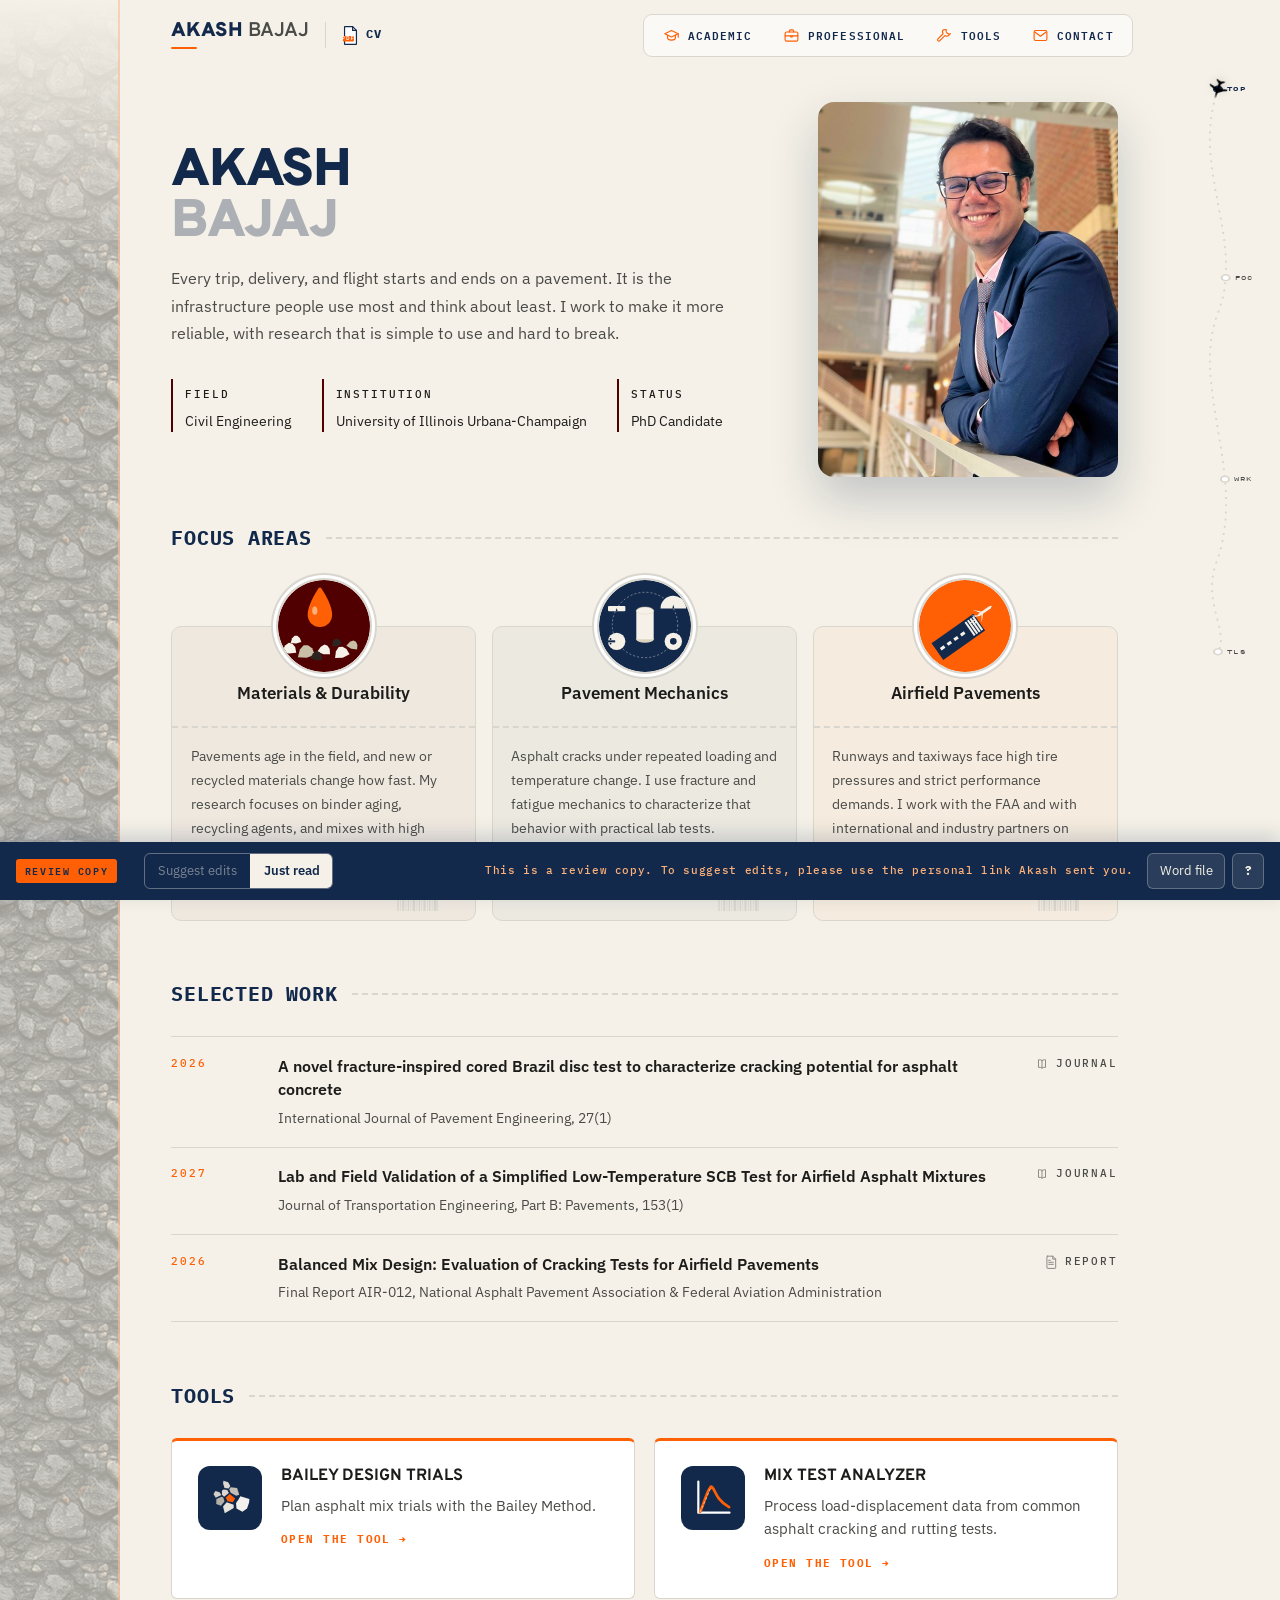
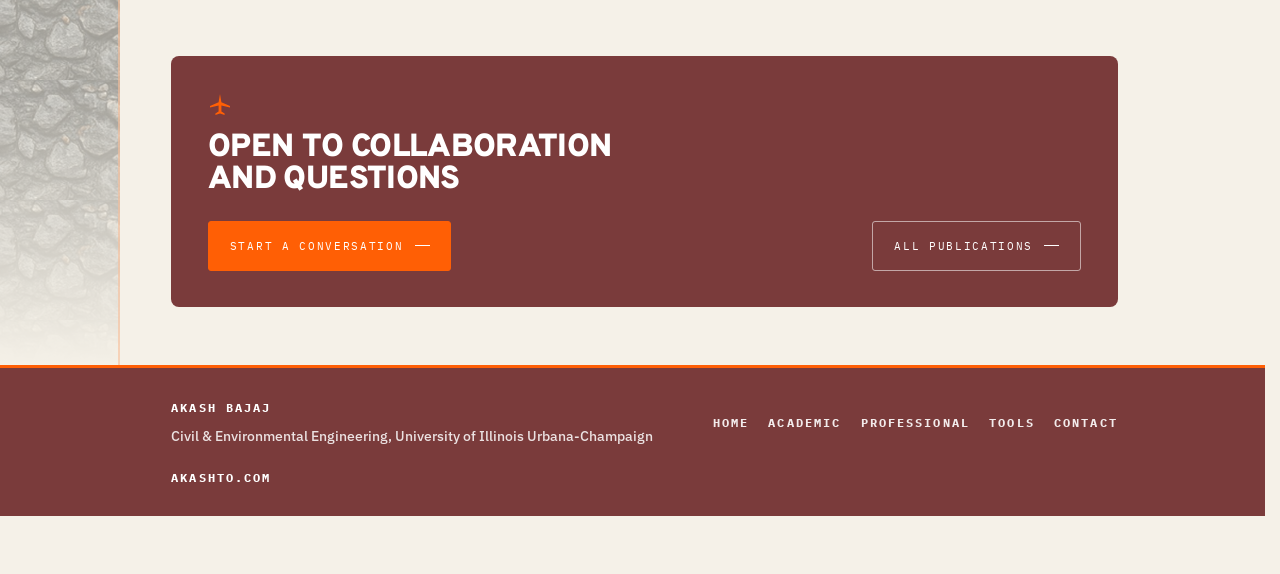
<file: review/index.html>
<!DOCTYPE html>
<html lang="en">
<head>
<meta charset="utf-8">
<meta name="viewport" content="width=device-width, initial-scale=1">
<meta name="robots" content="noindex, nofollow">
<title>Review copy | Akash Bajaj</title>
<style>
  body{margin:0;min-height:100vh;display:grid;place-items:center;background:#F5F1E8;color:#13294B;
    font:15px/1.6 "IBM Plex Sans",system-ui,sans-serif}
  .load{text-align:center;padding:2rem}
  .load b{display:block;font:600 .72rem/1 ui-monospace,monospace;letter-spacing:.16em;text-transform:uppercase;color:#FF5F05;margin-bottom:.6rem}
</style>
</head>
<body>
<div class="load" id="load"><b>Review copy</b>Loading the site&hellip;</div>
<script>
/* The review copy loads the live page, so reviewers always see the current text.
   Relative links are pointed one folder up, and the review layer is added on top. */
(function () {
  var BUST = "?v=" + Date.now();
  fetch("../index.html", { cache: "no-cache" })
    .then(function (r) { if (!r.ok) throw new Error(r.status); return r.text(); })
    .then(function (html) {
      var rel = /(\s(?:src|href))="(?!(?:[a-z][a-z0-9+.-]*:|#|\/|\.\.\/))/gi;
      var css = /url\((['"]?)(?!(?:[a-z][a-z0-9+.-]*:|#|\/|\.\.\/))/gi;
      html = html
        .replace(rel, '$1="../')
        .replace(css, "url($1../")
        .replace(/<title>[\s\S]*?<\/title>/i, "<title>Review copy | Akash Bajaj</title>")
        .replace(/<head>/i, '<head>\n<meta name="robots" content="noindex, nofollow">')
        .replace(/<\/head>/i, '<link rel="stylesheet" href="review.css' + BUST + '">\n</head>')
        .replace(/<\/body>/i,
          '<script src="config.js' + BUST + '"><\/script>\n' +
          '<script src="diff.js' + BUST + '"><\/script>\n' +
          '<script src="review.js' + BUST + '"><\/script>\n</body>');
      document.open();
      document.write(html);
      document.close();
    })
    .catch(function () {
      document.getElementById("load").innerHTML = "<b>Review copy</b>The site could not be loaded. Please refresh the page.";
    });
})();
</script>
</body>
</html>
</file>
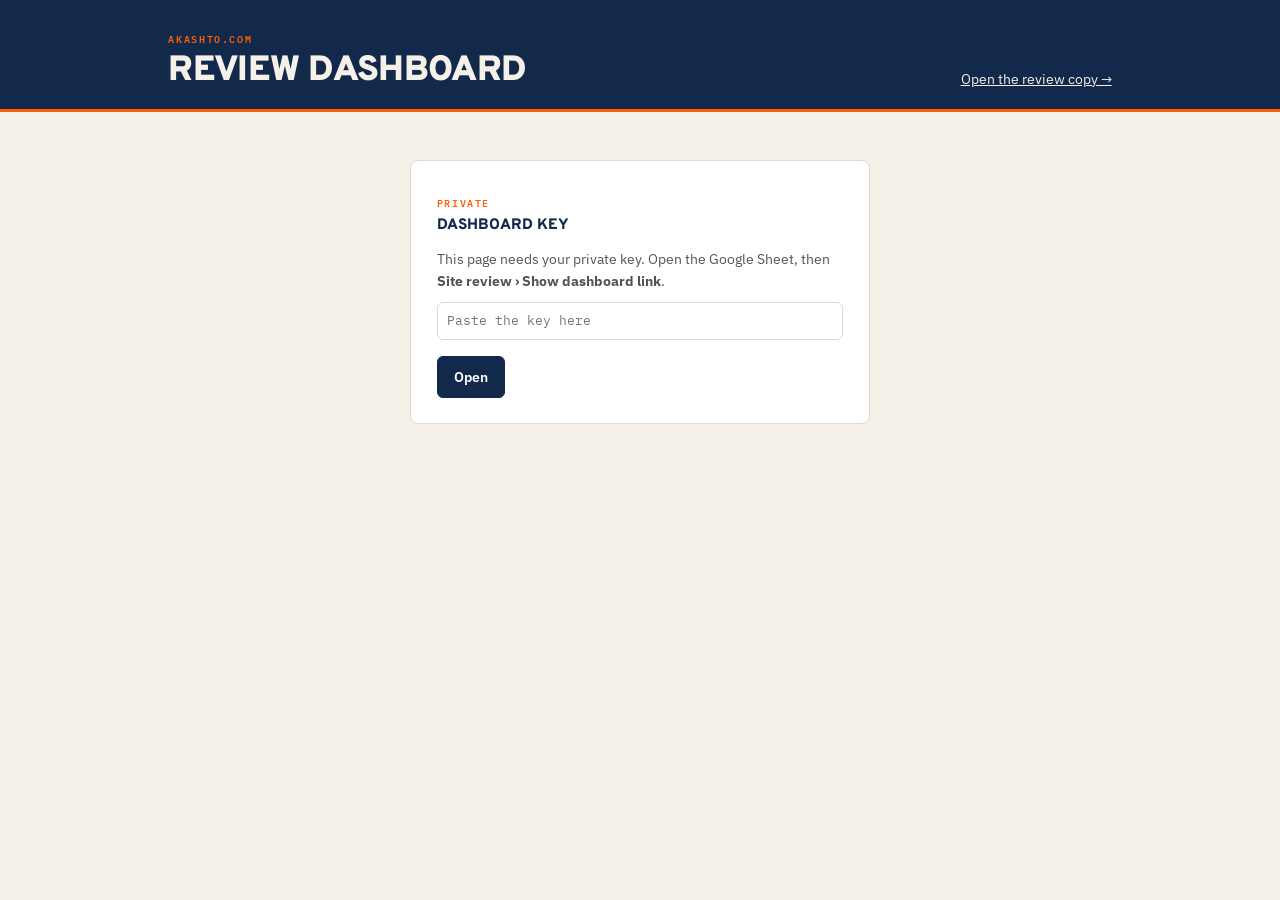
<file: review/admin.html>
<!DOCTYPE html>
<html lang="en">
<head>
<meta charset="utf-8">
<meta name="viewport" content="width=device-width, initial-scale=1">
<meta name="robots" content="noindex, nofollow">
<title>Review dashboard | Akash Bajaj</title>
<link rel="preconnect" href="https://fonts.googleapis.com">
<link rel="preconnect" href="https://fonts.gstatic.com" crossorigin>
<link href="https://fonts.googleapis.com/css2?family=IBM+Plex+Mono:wght@500;600&family=IBM+Plex+Sans:wght@400;500;600&family=Overpass:wght@800;900&display=swap" rel="stylesheet">
<style>
:root{--primary:#13294B;--primary-hi:#0C1B33;--accent:#FF5F05;--ink:#1C1C1A;--muted:#55554F;--line:#DCD9D0;--bg:#F5F1E8;--card:#fff;
  --ok:#0E6B3B;--no:#B42318;--rv-del:#B42318;--rv-ins:#0E6B3B;--rv-ins-bg:rgba(14,107,59,.09);
  --display:"Overpass",system-ui,sans-serif;--body:"IBM Plex Sans",system-ui,sans-serif;--mono:"IBM Plex Mono",ui-monospace,monospace}
*{box-sizing:border-box}
body{margin:0;background:var(--bg);color:var(--ink);font:15px/1.6 var(--body);-webkit-font-smoothing:antialiased}
.wrap{max-width:1020px;margin:0 auto;padding:0 clamp(1rem,4vw,2.4rem)}
header{background:var(--primary);color:#F5F1E8;border-bottom:3px solid var(--accent)}
header .wrap{display:flex;align-items:flex-end;justify-content:space-between;gap:1rem;padding-top:1.6rem;padding-bottom:1.2rem;flex-wrap:wrap}
h1{font:900 clamp(1.6rem,3.4vw,2.2rem)/1 var(--display);text-transform:uppercase;letter-spacing:-.02em;margin:.3rem 0 0}
.kick{font:600 .64rem/1 var(--mono);letter-spacing:.16em;text-transform:uppercase;color:var(--accent)}
header a{color:#F5F1E8;font-size:.86rem}
h2{font:800 .95rem/1.2 var(--display);text-transform:uppercase;color:var(--primary);margin:2rem 0 .8rem;letter-spacing:.01em}
.mono{font:600 .62rem/1.3 var(--mono);letter-spacing:.13em;text-transform:uppercase;color:var(--muted)}
.box{background:var(--card);border:1px solid var(--line);border-radius:8px}
table{width:100%;border-collapse:collapse;font-size:.88rem}
th{text-align:left;font:600 .6rem/1.2 var(--mono);letter-spacing:.13em;text-transform:uppercase;color:var(--muted);padding:.7rem .9rem;border-bottom:1px solid var(--line)}
td{padding:.6rem .9rem;border-bottom:1px solid var(--line);vertical-align:middle}
tr:last-child td{border-bottom:0}
.pill{display:inline-block;font:600 .58rem/1 var(--mono);letter-spacing:.1em;text-transform:uppercase;padding:.3rem .45rem;border-radius:3px}
.pill--done{background:#E7F4EC;color:var(--ok)}.pill--off{background:#F4E7E7;color:var(--no)}.pill--wait{background:#EEF0F4;color:var(--muted)}
.copy{font:inherit;font-size:.78rem;border:1px solid var(--line);background:#fff;border-radius:5px;padding:.3rem .6rem;cursor:pointer}
.copy:hover{border-color:var(--primary)}
.tools{display:flex;flex-wrap:wrap;align-items:center;gap:.6rem;margin:1.4rem 0 .4rem}
.tools label{display:flex;flex-direction:column;gap:.25rem}
select{font:inherit;font-size:.86rem;padding:.4rem .6rem;border:1px solid var(--line);border-radius:6px;background:#fff;min-width:9rem}
.spacer{flex:1}
.btn{font:inherit;font-size:.86rem;font-weight:600;padding:.55rem 1rem;border-radius:6px;border:1.5px solid var(--primary);background:var(--primary);color:#fff;cursor:pointer}
.btn:hover{background:var(--primary-hi)}
.btn--line{background:#fff;color:var(--primary)}
.btn--line:hover{background:var(--bg)}
.summary{font-size:.86rem;color:var(--muted);margin:.2rem 0 0}
.page{margin-top:1.6rem}
.page>h3{font:800 1.15rem/1 var(--display);text-transform:uppercase;color:var(--primary);margin:0 0 .7rem;padding-bottom:.5rem;border-bottom:2px solid var(--primary)}
.block{padding:1rem 1.1rem;margin-bottom:.8rem}
.block .orig{font-size:.9rem;color:var(--muted);background:var(--bg);border-radius:6px;padding:.55rem .75rem;margin:.45rem 0 .2rem}
.sugg{border-top:1px dashed var(--line);padding-top:.75rem;margin-top:.75rem}
.block>.sugg:first-child{border-top:0;padding-top:0;margin-top:0}
.sugg__head{display:flex;align-items:center;gap:.6rem;flex-wrap:wrap}
.who{font-weight:600;font-size:.9rem;color:var(--primary)}
.when{font-size:.76rem;color:#8A8A85}
.st{margin-left:auto;display:flex;gap:.35rem}
.st button{font:inherit;font-size:.78rem;font-weight:600;padding:.32rem .7rem;border-radius:5px;border:1.5px solid var(--line);background:#fff;cursor:pointer;color:var(--ink)}
.st button:hover{border-color:var(--primary)}
.st button.on-accepted{background:var(--ok);border-color:var(--ok);color:#fff}
.st button.on-rejected{background:var(--no);border-color:var(--no);color:#fff}
.diff{font-size:.95rem;line-height:1.6;margin:.45rem 0 0}
.note{font-size:.88rem;line-height:1.5;color:var(--primary);margin:.45rem 0 0;padding-left:.65rem;border-left:3px solid var(--accent)}
.note b{font:600 .58rem/1 var(--mono);letter-spacing:.12em;text-transform:uppercase;color:var(--accent);display:block;margin-bottom:.2rem}
.warn{font-size:.8rem;color:#93370D;background:#FEF0E6;border-radius:5px;padding:.35rem .6rem;margin:.45rem 0 0}
.rv-del{color:var(--rv-del);text-decoration:line-through;text-decoration-thickness:1.5px}
.rv-ins{color:var(--rv-ins);text-decoration:underline;text-decoration-thickness:1.5px;text-underline-offset:2px;background:var(--rv-ins-bg)}
.is-accepted{border-left:4px solid var(--ok)}.is-rejected{opacity:.6}
.empty{padding:2rem;text-align:center;color:var(--muted)}
.keyform{max-width:460px;margin:3rem auto;padding:1.6rem}
.keyform input{width:100%;font:13px var(--mono);padding:.6rem;border:1px solid var(--line);border-radius:6px;margin:.6rem 0 1rem}
.demo{background:#FFF4EC;border:1px solid #FFD3B5;color:#7A2E0E;border-radius:8px;padding:.7rem 1rem;margin-top:1.4rem;font-size:.88rem}
textarea.out{width:100%;min-height:12rem;font:12px/1.5 var(--mono);padding:.8rem;border:1px solid var(--line);border-radius:6px;margin-top:.6rem}
.toast{position:fixed;left:50%;bottom:20px;transform:translateX(-50%);background:var(--ink);color:#fff;padding:.6rem 1rem;border-radius:6px;font-size:.84rem;opacity:0;transition:opacity .2s;pointer-events:none}
.toast.on{opacity:1}
@media (max-width:640px){.st{margin-left:0;width:100%}.hide-sm{display:none}}
</style>
</head>
<body>
<header><div class="wrap">
  <div><span class="kick">akashto.com</span><h1>Review dashboard</h1></div>
  <a href="./" target="_blank" rel="noopener">Open the review copy &rarr;</a>
</div></header>
<main class="wrap" id="app"><p class="empty">Loading&hellip;</p></main>
<div class="toast" id="toast"></div>

<script src="config.js"></script>
<script src="diff.js"></script>
<script>
(function () {
  "use strict";
  var API = String((window.REVIEW_CONFIG || {}).api || "").trim();
  var DEMO = !API;
  var D = window.RVDiff, esc = D.esc;
  var PAGES = { home: "Home", academic: "Academic", professional: "Professional", tools: "Tools", contact: "Contact" };
  var PAGE_ORDER = ["home", "academic", "professional", "tools", "contact"];
  var SECTION_ORDER = ["Intro", "Focus areas", "Selected work", "Tools", "Education", "Publications", "Presentations", "Beyond the lab",
    "Experience", "Projects", "In the media", "Bailey Design Trials", "Mix Test Analyzer"];
  var app = document.getElementById("app");
  var data = null, filt = { who: "", status: "open", page: "" };

  function lsGet(k, d) { try { var v = localStorage.getItem(k); return v ? JSON.parse(v) : d; } catch (e) { return d; } }
  function lsSet(k, v) { try { localStorage.setItem(k, JSON.stringify(v)); } catch (e) {} }
  function toast(m) { var t = document.getElementById("toast"); t.textContent = m; t.classList.add("on"); clearTimeout(toast.t); toast.t = setTimeout(function () { t.classList.remove("on"); }, 1800); }
  function when(iso) {
    if (!iso) return "";
    var d = new Date(iso); if (isNaN(d)) return "";
    return d.toLocaleDateString(undefined, { month: "short", day: "numeric" }) + ", " + d.toLocaleTimeString(undefined, { hour: "numeric", minute: "2-digit" });
  }
  function where(s) { return (PAGES[s.page] || "Overall") + (s.section && s.section !== "Overall" ? " › " + s.section : ""); }
  function blockNum(k) { var n = parseInt(String(k).split("|")[2], 10); return isNaN(n) ? 0 : n; }
  function secIdx(s) { var i = SECTION_ORDER.indexOf(s); return i < 0 ? 99 : i; }

  /* key: from the link once, then remembered in this browser */
  var params = new URLSearchParams(location.search);
  var KEY = params.get("k") || lsGet("rv-admin-key", "");
  if (params.get("k")) { lsSet("rv-admin-key", KEY); history.replaceState(null, "", location.pathname); }

  function load() {
    if (DEMO) {
      var st = lsGet("rv-demo-status", {});
      var list = lsGet("rv-demo-suggestions", []).map(function (s) {
        return { id: s.block, block: s.block, page: s.page, section: s.section, original: s.original, suggested: s.suggested,
          comment: s.comment, updated: s.updated, created: s.updated, reviewer: "You (demo)", status: st[s.block] || "open" };
      });
      return Promise.resolve({ ok: true, demo: true, reviewers: [{ name: "You (demo)", token: "", active: true, count: list.length, lastVisit: "", done: "" }], suggestions: list });
    }
    if (!KEY) return Promise.resolve({ ok: false, error: "no key" });
    return fetch(API + "?action=admin&k=" + encodeURIComponent(KEY), { cache: "no-store" }).then(function (r) { return r.json(); });
  }
  function setStatus(s, status) {
    var prev = s.status;
    s.status = status;
    render();
    if (DEMO) { var st = lsGet("rv-demo-status", {}); st[s.id] = status; lsSet("rv-demo-status", st); return; }
    fetch(API, { method: "POST", headers: { "Content-Type": "text/plain;charset=utf-8" }, body: JSON.stringify({ action: "status", k: KEY, id: s.id, status: status }) })
      .then(function (r) { return r.json(); })
      .then(function (res) { if (!res || !res.ok) throw new Error(); })
      .catch(function () { s.status = prev; render(); toast("Could not save. Try again."); });
  }

  function keyForm(msg) {
    app.innerHTML = '<div class="box keyform"><p class="kick">Private</p><h2 style="margin-top:.4rem">Dashboard key</h2>' +
      '<p class="summary">' + esc(msg) + ' Open the Google Sheet, then <b>Site review &rsaquo; Show dashboard link</b>.</p>' +
      '<input id="k" placeholder="Paste the key here" autocomplete="off"><button class="btn" id="go">Open</button></div>';
    document.getElementById("go").onclick = function () { KEY = document.getElementById("k").value.trim(); lsSet("rv-admin-key", KEY); boot(); };
  }

  function reviewersHtml() {
    var base = data.reviewUrl || new URL("./", location.href).href;
    var rows = data.reviewers.map(function (r) {
      var st = !r.active ? '<span class="pill pill--off">Link off</span>' : r.done ? '<span class="pill pill--done">Done</span>' :
        r.lastVisit ? '<span class="pill pill--wait">Reviewing</span>' : '<span class="pill pill--wait">Not opened</span>';
      return "<tr><td><b>" + esc(r.name) + "</b></td><td>" + st + "</td><td>" + r.count + '</td><td class="hide-sm">' + esc(when(r.lastVisit) || "—") + "</td>" +
        "<td>" + (r.token ? '<button class="copy" data-copy="' + esc(base + "?r=" + r.token) + '">Copy link</button>' : "") + "</td></tr>";
    }).join("");
    return '<h2>Reviewers</h2><div class="box"><table><thead><tr><th>Name</th><th>Status</th><th>Edits</th><th class="hide-sm">Last visit</th><th></th></tr></thead><tbody>' +
      (rows || '<tr><td colspan="5" class="empty">No reviewers yet. In the Sheet, use Site review &rsaquo; Add a reviewer.</td></tr>') + "</tbody></table></div>";
  }

  function suggHtml(s, showOrig) {
    var changed = D.changed(s.original, s.suggested) && s.page !== "general";
    return '<div class="sugg ' + (s.status === "accepted" ? "is-accepted" : s.status === "rejected" ? "is-rejected" : "") + '" style="padding-left:' + (s.status === "accepted" ? ".7rem" : "0") + '">' +
      '<div class="sugg__head"><span class="who">' + esc(s.reviewer) + '</span><span class="when">' + esc(when(s.updated)) + "</span>" +
      '<span class="st">' +
        '<button data-id="' + esc(s.id) + '" data-st="accepted" class="' + (s.status === "accepted" ? "on-accepted" : "") + '">Accept</button>' +
        '<button data-id="' + esc(s.id) + '" data-st="rejected" class="' + (s.status === "rejected" ? "on-rejected" : "") + '">Reject</button>' +
        (s.status !== "open" ? '<button data-id="' + esc(s.id) + '" data-st="open">Undo</button>' : "") +
      "</span></div>" +
      (showOrig ? '<div class="warn">Made against older text: ' + esc(s.original) + "</div>" : "") +
      (changed ? '<div class="diff">' + D.toHtml(s.original, s.suggested) + "</div>" : "") +
      (s.comment ? '<div class="note"><b>' + (changed ? "Comment" : "Comment only") + "</b>" + esc(s.comment) + "</div>" : "") +
      "</div>";
  }

  function visible() {
    return data.suggestions.filter(function (s) {
      return (!filt.who || s.reviewer === filt.who) && (!filt.status || s.status === filt.status) && (!filt.page || s.page === filt.page);
    });
  }

  function render() {
    var list = visible();
    var all = data.suggestions;
    var counts = { open: 0, accepted: 0, rejected: 0 };
    all.forEach(function (s) { counts[s.status] = (counts[s.status] || 0) + 1; });
    var who = data.reviewers.map(function (r) { return r.name; });
    var opt = function (v, label, cur) { return '<option value="' + esc(v) + '"' + (v === cur ? " selected" : "") + ">" + esc(label) + "</option>"; };

    var html = (data.demo ? '<div class="demo"><b>Demo mode.</b> No Google Sheet is connected yet, so this shows suggestions made in this browser on the review copy.</div>' : "") +
      reviewersHtml() +
      '<h2>Suggestions</h2>' +
      '<p class="summary">' + counts.open + " open &middot; " + counts.accepted + " accepted &middot; " + counts.rejected + " rejected</p>" +
      '<div class="tools">' +
        '<label><span class="mono">Status</span><select data-f="status">' + opt("open", "Open", filt.status) + opt("accepted", "Accepted", filt.status) + opt("rejected", "Rejected", filt.status) + opt("", "All", filt.status) + "</select></label>" +
        '<label><span class="mono">Reviewer</span><select data-f="who">' + opt("", "Everyone", filt.who) + who.map(function (w) { return opt(w, w, filt.who); }).join("") + "</select></label>" +
        '<label><span class="mono">Page</span><select data-f="page">' + opt("", "All pages", filt.page) + PAGE_ORDER.map(function (p) { return opt(p, PAGES[p], filt.page); }).join("") + opt("general", "Overall comments", filt.page) + "</select></label>" +
        '<span class="spacer"></span><button class="btn btn--line" id="export">Copy accepted changes</button>' +
      "</div><div id=\"out\"></div>";

    if (!list.length) html += '<div class="box empty">Nothing here with these filters.</div>';

    // overall comments first, then pages in site order, blocks in reading order
    var general = list.filter(function (s) { return s.page === "general"; });
    if (general.length) {
      html += '<section class="page"><h3>Overall comments</h3><div class="box block">' + general.map(function (s) { return suggHtml(s, false); }).join("") + "</div></section>";
    }
    PAGE_ORDER.forEach(function (p) {
      var inPage = list.filter(function (s) { return s.page === p; });
      if (!inPage.length) return;
      var groups = {};
      inPage.forEach(function (s) { (groups[s.block] = groups[s.block] || []).push(s); });
      var keys = Object.keys(groups).sort(function (a, b) {
        var sa = groups[a][0].section, sb = groups[b][0].section;
        return secIdx(sa) - secIdx(sb) || (sa < sb ? -1 : sa > sb ? 1 : 0) || blockNum(a) - blockNum(b);
      });
      html += '<section class="page"><h3>' + esc(PAGES[p]) + "</h3>" + keys.map(function (k) {
        var g = groups[k];
        var base = g.map(function (s) { return s.original; }).sort(function (a, b) {
          return g.filter(function (s) { return s.original === b; }).length - g.filter(function (s) { return s.original === a; }).length;
        })[0];
        return '<div class="box block"><span class="mono">' + esc(g[0].section) + '</span><div class="orig">' + esc(base) + "</div>" +
          g.map(function (s) { return suggHtml(s, s.original !== base); }).join("") + "</div>";
      }).join("") + "</section>";
    });

    app.innerHTML = html;

    [].forEach.call(app.querySelectorAll("select[data-f]"), function (sel) {
      sel.onchange = function () { filt[sel.getAttribute("data-f")] = sel.value; render(); };
    });
    [].forEach.call(app.querySelectorAll("[data-st]"), function (b) {
      b.onclick = function () {
        var s = data.suggestions.filter(function (x) { return x.id === b.getAttribute("data-id"); })[0];
        if (s) setStatus(s, b.getAttribute("data-st"));
      };
    });
    [].forEach.call(app.querySelectorAll("[data-copy]"), function (b) {
      b.onclick = function () { copy(b.getAttribute("data-copy"), "Link copied"); };
    });
    document.getElementById("export").onclick = exportAccepted;
  }

  function copy(text, msg) {
    if (navigator.clipboard && window.isSecureContext) navigator.clipboard.writeText(text).then(function () { toast(msg); }, function () { fallback(text); });
    else fallback(text);
  }
  function fallback(text) {
    document.getElementById("out").innerHTML = '<textarea class="out" readonly></textarea>';
    var t = document.querySelector("textarea.out"); t.value = text; t.select();
  }

  function exportAccepted() {
    var acc = data.suggestions.filter(function (s) { return s.status === "accepted"; });
    if (!acc.length) { toast("Nothing accepted yet"); return; }
    acc.sort(function (a, b) {
      return (a.page === "general" ? -1 : PAGE_ORDER.indexOf(a.page)) - (b.page === "general" ? -1 : PAGE_ORDER.indexOf(b.page)) ||
        secIdx(a.section) - secIdx(b.section) || blockNum(a.block) - blockNum(b.block);
    });
    var lines = ["Website edits to apply on akashto.com (accepted in the review dashboard)", ""];
    acc.forEach(function (s, i) {
      lines.push((i + 1) + ". " + where(s) + "  (from " + s.reviewer + ")");
      if (s.page !== "general" && D.changed(s.original, s.suggested)) {
        lines.push("   Current:   " + s.original);
        lines.push("   Change to: " + s.suggested);
      } else if (s.page !== "general") {
        lines.push("   Text:      " + s.original);
      }
      if (s.comment) lines.push("   Comment:   " + s.comment);
      lines.push("");
    });
    copy(lines.join("\n"), "Copied " + acc.length + " accepted change" + (acc.length === 1 ? "" : "s"));
  }

  function boot() {
    app.innerHTML = '<p class="empty">Loading&hellip;</p>';
    load().then(function (res) {
      if (!res || !res.ok) { keyForm(res && res.error === "no key" ? "This page needs your private key." : "That key did not work."); return; }
      data = res;
      data.suggestions.forEach(function (s) { if (!s.status) s.status = "open"; });
      render();
    }).catch(function () {
      app.innerHTML = '<div class="box empty">Could not reach the Google Sheet. Check the web app URL in config.js, then refresh.</div>';
    });
  }
  boot();
})();
</script>
</body>
</html>
</file>
<file: review/review.css>
/* Review layer for akashto.com. Everything here is prefixed rv- so it never touches the live site. */
:root{--rv-panel:400px;--rv-bar:58px;--rv-del:#B42318;--rv-ins:#0E6B3B;--rv-ins-bg:rgba(14,107,59,.09)}

html.rv-on body{padding-bottom:var(--rv-bar)}

/* ---- clickable text ---- */
html.rv-suggest main .rv-block{cursor:text;border-radius:3px;transition:background-color .12s;
  outline:2px dashed transparent;outline-offset:3px}
html.rv-suggest main .rv-block:hover{outline-color:rgba(255,95,5,.75);background-color:rgba(255,95,5,.05)}
html.rv-suggest main .rv-block a{cursor:text}
main .rv-block.rv-has{background-color:rgba(255,95,5,.08);border-radius:3px;box-shadow:-5px 0 0 -2px var(--accent)}
main .rv-block.rv-active{outline:2px solid var(--accent)!important;outline-offset:3px;background-color:rgba(255,95,5,.1)}
main .rv-block.rv-stale{box-shadow:-5px 0 0 -2px #B54708;background-color:rgba(181,71,8,.08)}
main .rv-block.rv-note::after{content:"Note";display:inline-block;margin-left:.45em;padding:.12em .45em;vertical-align:.15em;
  font:600 .58rem/1.2 var(--mono);letter-spacing:.12em;text-transform:uppercase;color:#fff;background:var(--primary);border-radius:3px}
main .rv-block.rv-stale::after{content:"Text changed";display:inline-block;margin-left:.45em;padding:.12em .45em;vertical-align:.15em;
  font:600 .58rem/1.2 var(--mono);letter-spacing:.12em;text-transform:uppercase;color:#fff;background:#B54708;border-radius:3px}

/* tracked changes, on the page and in the panels */
.rv-del{color:var(--rv-del);text-decoration:line-through;text-decoration-thickness:1.5px;background:none}
.rv-ins{color:var(--rv-ins);text-decoration:underline;text-decoration-thickness:1.5px;text-underline-offset:2px;background:var(--rv-ins-bg)}
main .rv-block .rv-del,main .rv-block .rv-ins{text-transform:inherit;font:inherit}

/* everything visible for review */
html.rv-on .mini-detail{max-height:none}

/* ---- bottom bar ---- */
.rv-bar{position:fixed;left:0;right:0;bottom:0;height:var(--rv-bar);z-index:390;display:flex;align-items:center;gap:1rem;
  padding:0 1rem;background:var(--primary);color:#F5F1E8;font-family:var(--body);font-size:.86rem;
  box-shadow:0 -6px 20px rgba(19,41,75,.18)}
.rv-bar__who{display:flex;align-items:center;gap:.7rem;min-width:0}
.rv-tag{font:600 .62rem/1 var(--mono);letter-spacing:.16em;text-transform:uppercase;color:var(--primary);background:var(--accent);
  padding:.42rem .55rem;border-radius:3px;white-space:nowrap}
.rv-hi{font-weight:600;white-space:nowrap;overflow:hidden;text-overflow:ellipsis}
.rv-seg{display:inline-flex;border:1px solid rgba(245,241,232,.35);border-radius:6px;overflow:hidden;flex-shrink:0}
.rv-seg button{font:inherit;font-size:.8rem;color:#F5F1E8;background:transparent;border:0;padding:.42rem .8rem;cursor:pointer}
.rv-seg button+button{border-left:1px solid rgba(245,241,232,.35)}
.rv-seg button.is-on{background:#F5F1E8;color:var(--primary);font-weight:600}
.rv-seg button:disabled{opacity:.45;cursor:not-allowed}
.rv-bar__act{margin-left:auto;display:flex;align-items:center;gap:.45rem;min-width:0}
.rv-status{font:500 .66rem/1.3 var(--mono);letter-spacing:.06em;color:rgba(245,241,232,.75);margin-right:.4rem;
  white-space:nowrap;overflow:hidden;text-overflow:ellipsis;min-width:0}
.rv-status.is-warn{color:#FFB27A}
.rv-b{font:inherit;font-size:.8rem;color:#F5F1E8;background:rgba(245,241,232,.1);border:1px solid rgba(245,241,232,.28);
  border-radius:6px;padding:.42rem .7rem;cursor:pointer;white-space:nowrap}
.rv-b:hover{background:rgba(245,241,232,.2)}
.rv-b:disabled{opacity:.6;cursor:wait}
.rv-b b{display:inline-block;min-width:1.3em;margin-left:.25em;padding:0 .3em;border-radius:9px;background:var(--accent);color:#fff;font-size:.72rem;text-align:center}
.rv-b--accent{background:var(--accent);border-color:var(--accent);color:#fff;font-weight:600}
.rv-b--accent:hover{background:#E85400}
.rv-b--accent.is-done{background:transparent;border-color:rgba(245,241,232,.4);color:#F5F1E8}
.rv-b--ghost{width:2rem;padding:.42rem 0;text-align:center;font-weight:700}
.rv-b[hidden]{display:none}

/* ---- side panel ---- */
.rv-panel{position:fixed;top:0;right:0;bottom:0;width:var(--rv-panel);max-width:100vw;z-index:400;background:#fff;
  border-left:3px solid var(--accent);box-shadow:-12px 0 32px rgba(19,41,75,.16);padding:1.4rem 1.4rem 2rem;overflow-y:auto;
  font-family:var(--body);color:var(--ink);transform:translateX(105%);transition:transform .22s ease;visibility:hidden}
html.rv-panel-open .rv-panel{transform:none;visibility:visible}
.rv-panel h2{font-family:var(--display);font-size:1.25rem;color:var(--primary);margin:.1rem 0 1rem;text-transform:uppercase}
.rv-x{position:absolute;top:.8rem;right:.9rem;width:2rem;height:2rem;border:0;background:transparent;font-size:1.5rem;line-height:1;
  color:var(--muted);cursor:pointer;border-radius:4px}
.rv-x:hover{background:var(--bg)}
.rv-kicker{font:600 .64rem/1.4 var(--mono);letter-spacing:.14em;text-transform:uppercase;color:var(--accent);margin:0 2.2rem .2rem 0}
.rv-label{display:block;font:600 .62rem/1 var(--mono);letter-spacing:.14em;text-transform:uppercase;color:var(--muted);margin:1rem 0 .4rem}
.rv-label span{text-transform:none;letter-spacing:0;font-weight:400}
.rv-orig{font-size:.88rem;line-height:1.55;color:var(--muted);background:var(--bg);border-radius:6px;padding:.6rem .75rem}
.rv-area{display:block;width:100%;font:inherit;font-size:.95rem;line-height:1.55;color:var(--ink);border:1.5px solid var(--line);
  border-radius:6px;padding:.6rem .75rem;resize:vertical;min-height:4.5rem;background:#fff}
.rv-area:focus{outline:none;border-color:var(--accent);box-shadow:0 0 0 3px rgba(255,95,5,.15)}
.rv-area--note{min-height:3.2rem;font-size:.9rem}
.rv-area--big{min-height:14rem}
.rv-preview{font-size:.92rem;line-height:1.6;border:1px dashed var(--line);border-radius:6px;padding:.6rem .75rem;min-height:2.6rem}
.rv-none{color:#8A8A85;font-style:italic;font-size:.85rem}
.rv-row{display:flex;flex-wrap:wrap;gap:.5rem;margin-top:1.2rem}
.rv-btn{font:inherit;font-size:.86rem;font-weight:600;padding:.55rem 1rem;border-radius:6px;border:1.5px solid var(--line);
  background:#fff;color:var(--ink);cursor:pointer}
.rv-btn:hover{border-color:var(--primary)}
.rv-btn--go{background:var(--primary);border-color:var(--primary);color:#fff}
.rv-btn--go:hover{background:var(--primary-hi)}
.rv-btn--del{margin-left:auto;color:var(--rv-del);border-color:transparent;background:transparent;font-weight:500;padding-inline:.4rem}
.rv-btn--del:hover{border-color:transparent;text-decoration:underline}
.rv-hint{font-size:.74rem;color:#8A8A85;margin:.8rem 0 0}
.rv-sub{font-size:.9rem;line-height:1.6;color:var(--muted);margin:0 0 .8rem}
.rv-warn{font-size:.82rem;line-height:1.5;color:#93370D;background:#FEF0E6;border-radius:6px;padding:.5rem .7rem;margin:.4rem 0}

.rv-list{list-style:none;margin:0;padding:0;display:grid;gap:.55rem}
.rv-li{display:block;width:100%;text-align:left;font:inherit;background:#fff;border:1px solid var(--line);border-left:3px solid var(--accent);
  border-radius:6px;padding:.65rem .8rem;cursor:pointer;color:var(--ink)}
.rv-li:hover{border-color:var(--primary);border-left-color:var(--accent)}
.rv-li:disabled{cursor:default;opacity:.85}
.rv-li__w{display:block;font:600 .6rem/1.3 var(--mono);letter-spacing:.12em;text-transform:uppercase;color:var(--muted);margin-bottom:.3rem}
.rv-li__d{font-size:.86rem;line-height:1.5;display:-webkit-box;-webkit-line-clamp:4;-webkit-box-orient:vertical;overflow:hidden}
.rv-li__c{font-size:.82rem;line-height:1.45;color:var(--primary);margin:.35rem 0 0;padding-left:.55rem;border-left:2px solid var(--line)}

/* ---- welcome ---- */
.rv-modal{position:fixed;inset:0;z-index:500;background:rgba(19,41,75,.55);display:grid;place-items:center;padding:1rem}
.rv-modal__card{background:#fff;border-radius:10px;border-top:4px solid var(--accent);max-width:520px;width:100%;
  padding:1.6rem 1.7rem 1.5rem;box-shadow:0 24px 60px rgba(0,0,0,.25);font-family:var(--body);max-height:92vh;overflow:auto}
.rv-modal__card h2{font-family:var(--display);color:var(--primary);font-size:1.3rem;line-height:1.2;margin:.2rem 0 1rem;text-transform:none;letter-spacing:-.01em}
.rv-steps{margin:0 0 1rem;padding-left:1.2rem;font-size:.94rem;line-height:1.55}
.rv-steps li{margin-bottom:.45rem;padding-left:.2rem}
.rv-steps li::marker{color:var(--accent);font-weight:700}
.rv-sign{font-family:var(--display);font-weight:800;color:var(--primary);margin:1rem 0 1.1rem}

/* ---- toast ---- */
.rv-toast{position:fixed;left:50%;bottom:calc(var(--rv-bar) + 14px);transform:translate(-50%,10px);z-index:450;opacity:0;pointer-events:none;
  background:var(--ink);color:#fff;font:500 .82rem/1 var(--body);padding:.65rem 1rem;border-radius:6px;transition:opacity .2s,transform .2s}
.rv-toast.is-on{opacity:1;transform:translate(-50%,0)}

/* ---- room for the panel on wide screens ---- */
@media (min-width:1180px){
  html.rv-panel-open body{padding-right:var(--rv-panel)}
  html.rv-panel-open .nav{right:var(--rv-panel)}
  html.rv-panel-open .topbar{right:var(--rv-panel)}
  html.rv-panel-open .rail{display:none!important}
  html.rv-panel-open .rv-bar{right:var(--rv-panel)}
}
@media (max-width:1100px){
  .rv-status{display:none}
}
html.rv-panel-open .rv-status{display:none}
@media (max-width:820px){
  .rv-hi,[data-act="word"],[data-act="help"]{display:none}
  .rv-bar{gap:.5rem;padding:0 .6rem}
  .rv-seg button{padding:.42rem .55rem}
  .rv-b{padding:.42rem .5rem}
  .rv-panel{top:auto;left:0;width:auto;max-height:82vh;border-left:0;border-top:3px solid var(--accent);border-radius:12px 12px 0 0;
    transform:translateY(105%)}
  html.rv-panel-open .rv-bar{display:none}
}
@media (max-width:560px){
  .rv-tag,[data-act="general"]{display:none}
}
</file>
